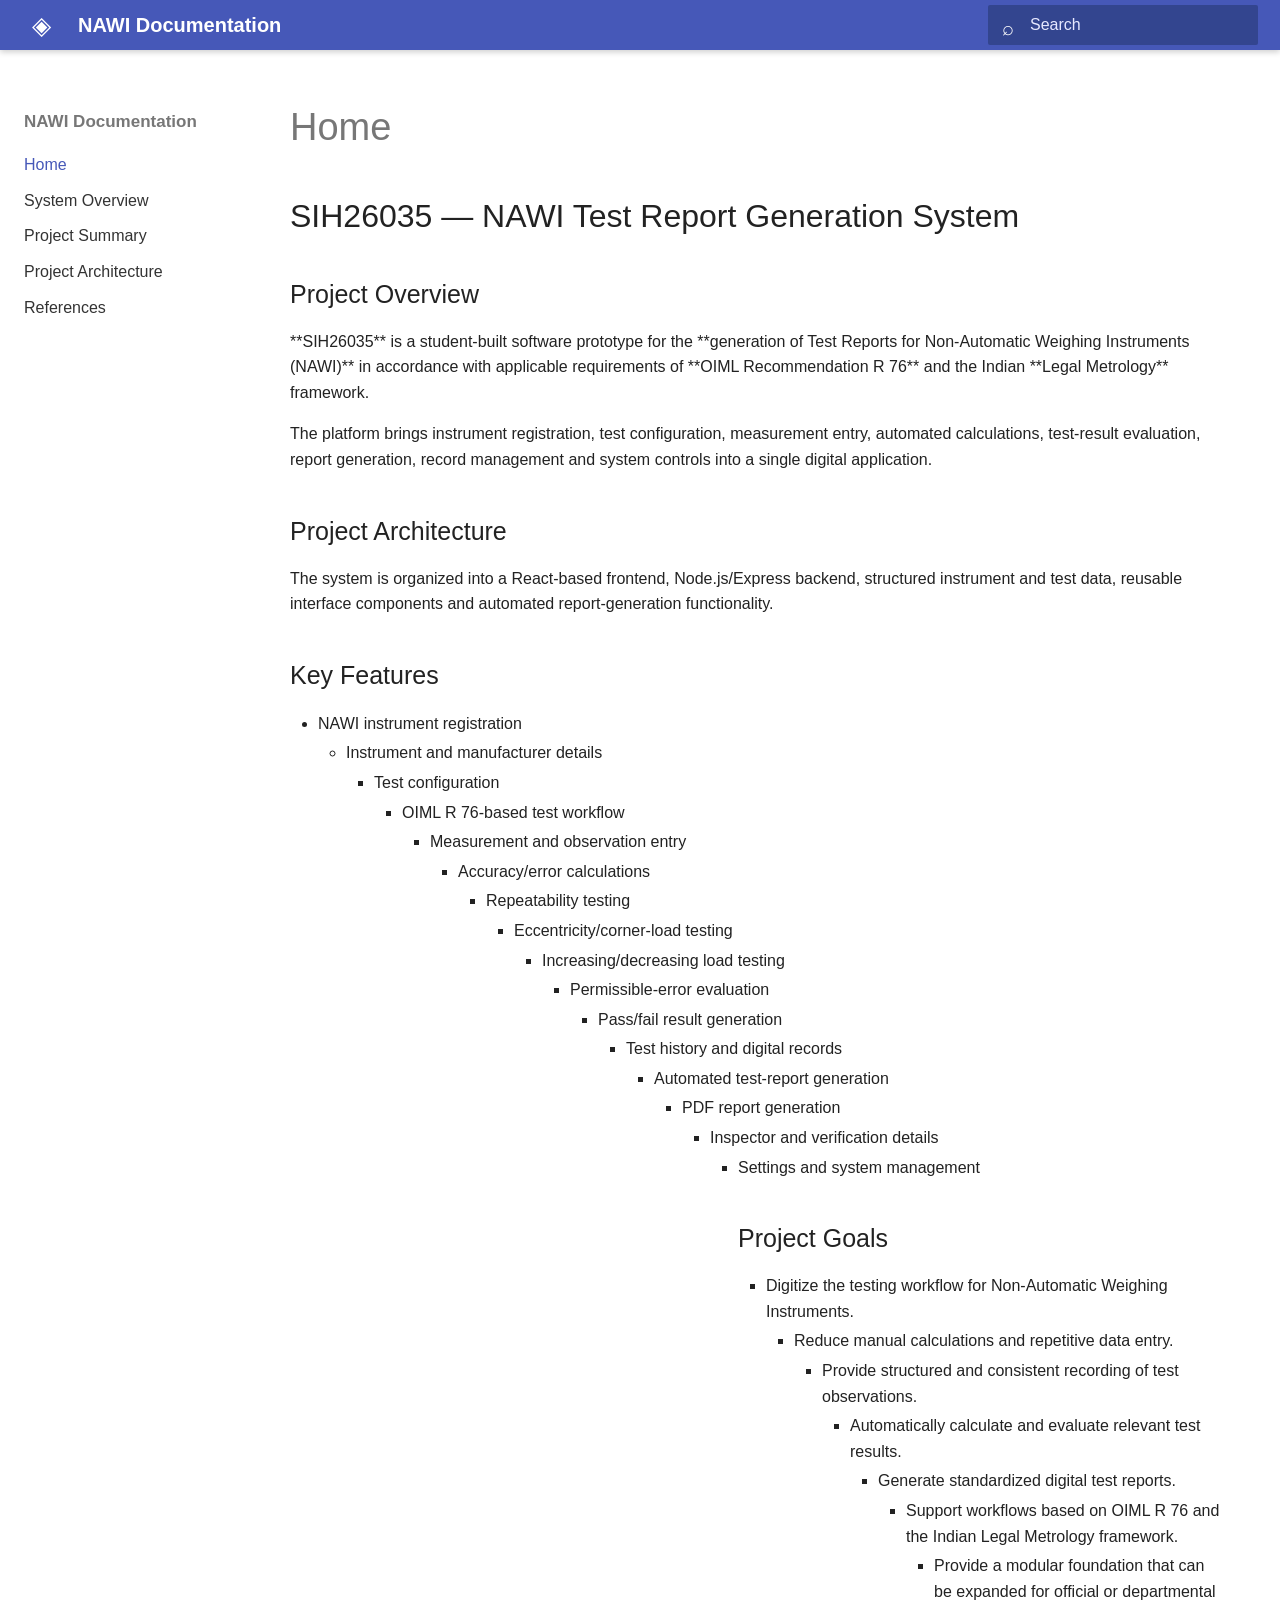
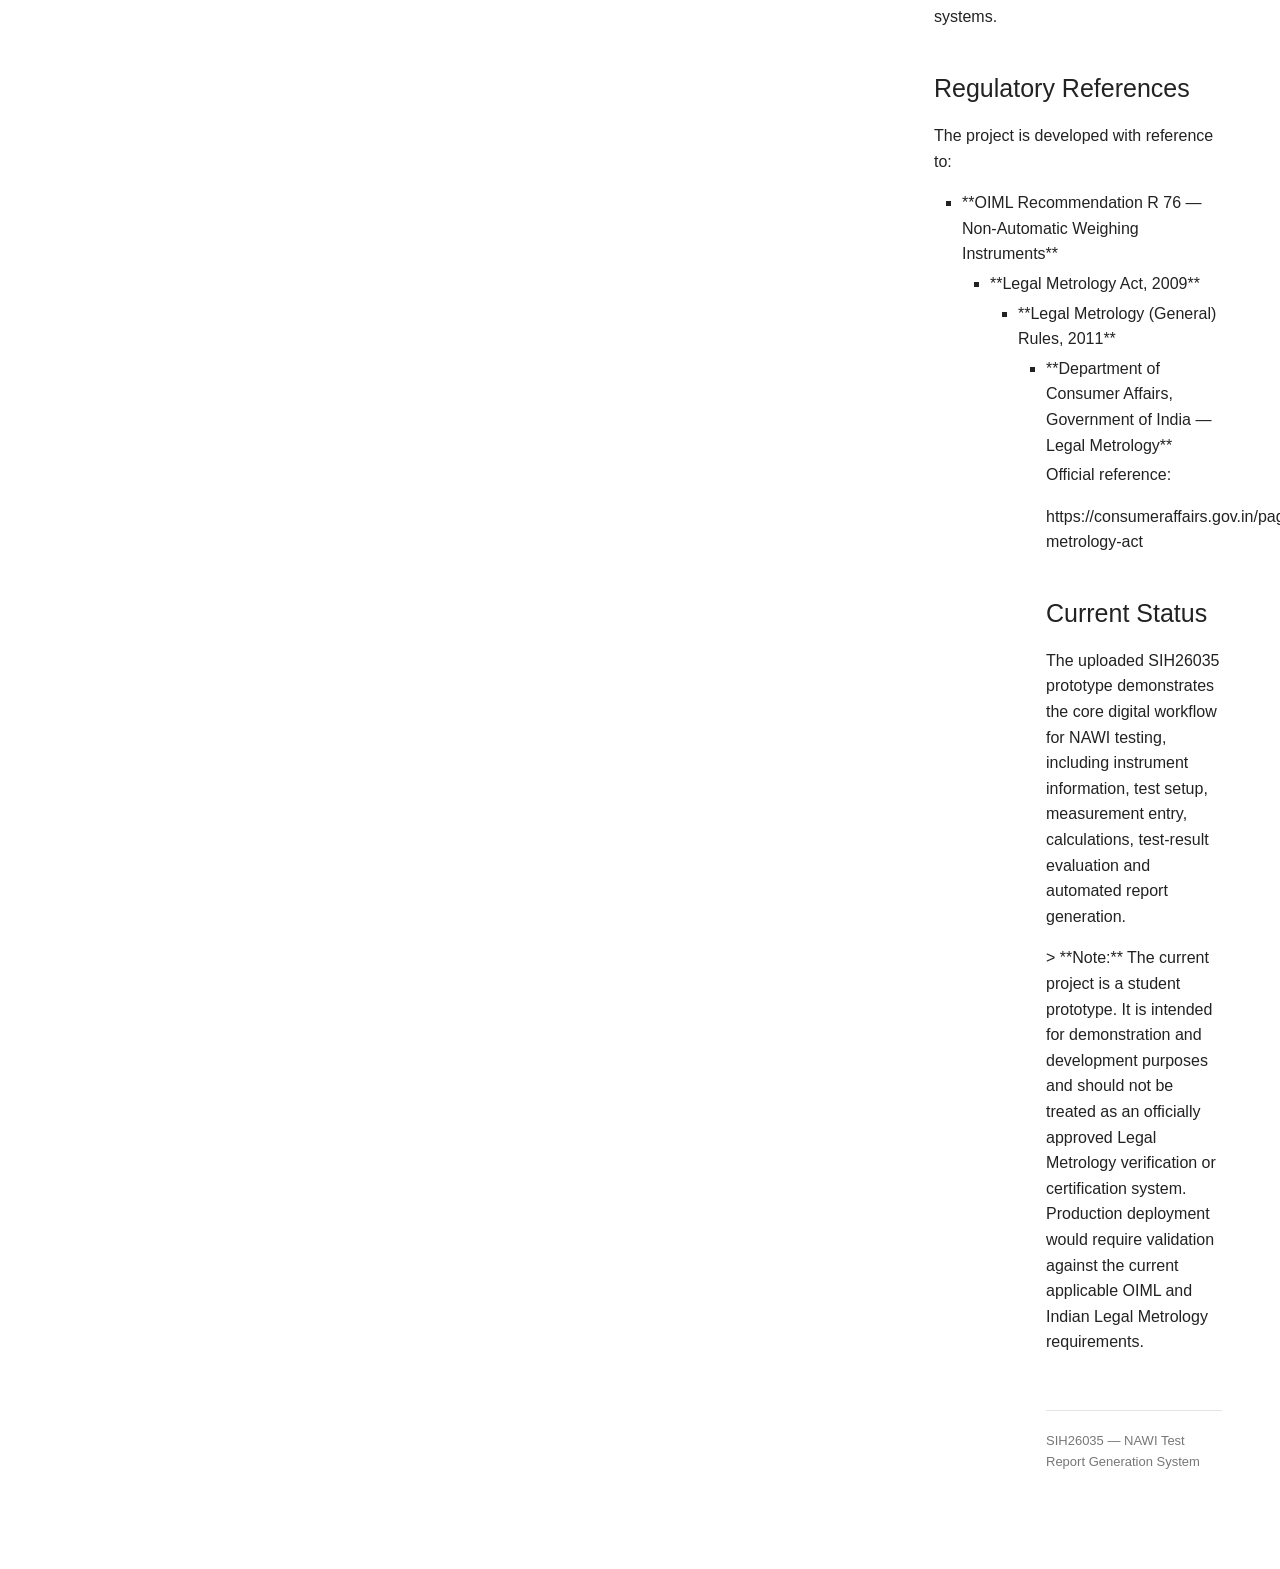
<file: index.html>
<!doctype html>
<html lang="en">
<head>
<meta charset="utf-8">
<meta name="viewport" content="width=device-width, initial-scale=1">
<title>Home — NAWI Documentation</title>
<link rel="stylesheet" href="styles.css">
</head>
<body>
<header class="topbar">
  <div class="topbar-inner">
    <div class="logo" aria-hidden="true">◈</div>
    <div class="brand">NAWI Documentation</div>
    <div class="search-wrap">
      <span class="search-icon">⌕</span>
      <input id="siteSearch" class="search" placeholder="Search" aria-label="Search documentation">
      <div id="searchResults" class="search-results"></div>
    </div>
  </div>
</header>
<div class="layout">
  <aside class="sidebar">
    <div class="sidebar-title">NAWI Documentation</div>
    <nav class="nav">
      <a class="active" href="index.html">Home</a><a class="" href="system-overview.html">System Overview</a><a class="" href="project-summary.html">Project Summary</a><a class="" href="project-architecture.html">Project Architecture</a><a class="" href="references.html">References</a>
    </nav>
  </aside>
  <main class="content">
    <div class="page-title">Home</div>
    <h1>SIH26035 — NAWI Test Report Generation System</h1>
<h2>Project Overview</h2>
<p>**SIH26035** is a student-built software prototype for the **generation of Test Reports for Non-Automatic Weighing Instruments (NAWI)** in accordance with applicable requirements of **OIML Recommendation R 76** and the Indian **Legal Metrology** framework.</p>
<p>The platform brings instrument registration, test configuration, measurement entry, automated calculations, test-result evaluation, report generation, record management and system controls into a single digital application.</p>
<h2>Project Architecture</h2>
<p>The system is organized into a React-based frontend, Node.js/Express backend, structured instrument and test data, reusable interface components and automated report-generation functionality.</p>
<h2>Key Features</h2>
<ul>
<li>NAWI instrument registration</li>
<ul>
<li>Instrument and manufacturer details</li>
<ul>
<li>Test configuration</li>
<ul>
<li>OIML R 76-based test workflow</li>
<ul>
<li>Measurement and observation entry</li>
<ul>
<li>Accuracy/error calculations</li>
<ul>
<li>Repeatability testing</li>
<ul>
<li>Eccentricity/corner-load testing</li>
<ul>
<li>Increasing/decreasing load testing</li>
<ul>
<li>Permissible-error evaluation</li>
<ul>
<li>Pass/fail result generation</li>
<ul>
<li>Test history and digital records</li>
<ul>
<li>Automated test-report generation</li>
<ul>
<li>PDF report generation</li>
<ul>
<li>Inspector and verification details</li>
<ul>
<li>Settings and system management</li>
<h2>Project Goals</h2>
<ul>
<li>Digitize the testing workflow for Non-Automatic Weighing Instruments.</li>
<ul>
<li>Reduce manual calculations and repetitive data entry.</li>
<ul>
<li>Provide structured and consistent recording of test observations.</li>
<ul>
<li>Automatically calculate and evaluate relevant test results.</li>
<ul>
<li>Generate standardized digital test reports.</li>
<ul>
<li>Support workflows based on OIML R 76 and the Indian Legal Metrology framework.</li>
<ul>
<li>Provide a modular foundation that can be expanded for official or departmental systems.</li>
<h2>Regulatory References</h2>
<p>The project is developed with reference to:</p>
<ul>
<li>**OIML Recommendation R 76 — Non-Automatic Weighing Instruments**</li>
<ul>
<li>**Legal Metrology Act, 2009**</li>
<ul>
<li>**Legal Metrology (General) Rules, 2011**</li>
<ul>
<li>**Department of Consumer Affairs, Government of India — Legal Metrology**</li>
<p>Official reference:</p>
<p>https://consumeraffairs.gov.in/pages/legal-metrology-act</p>
<h2>Current Status</h2>
<p>The uploaded SIH26035 prototype demonstrates the core digital workflow for NAWI testing, including instrument information, test setup, measurement entry, calculations, test-result evaluation and automated report generation.</p>
<p>> **Note:** The current project is a student prototype. It is intended for demonstration and development purposes and should not be treated as an officially approved Legal Metrology verification or certification system. Production deployment would require validation against the current applicable OIML and Indian Legal Metrology requirements.</p>
    <div class="footer">SIH26035 — NAWI Test Report Generation System</div>
  </main>
</div>
<script src="script.js"></script>
</body>
</html>
</file>
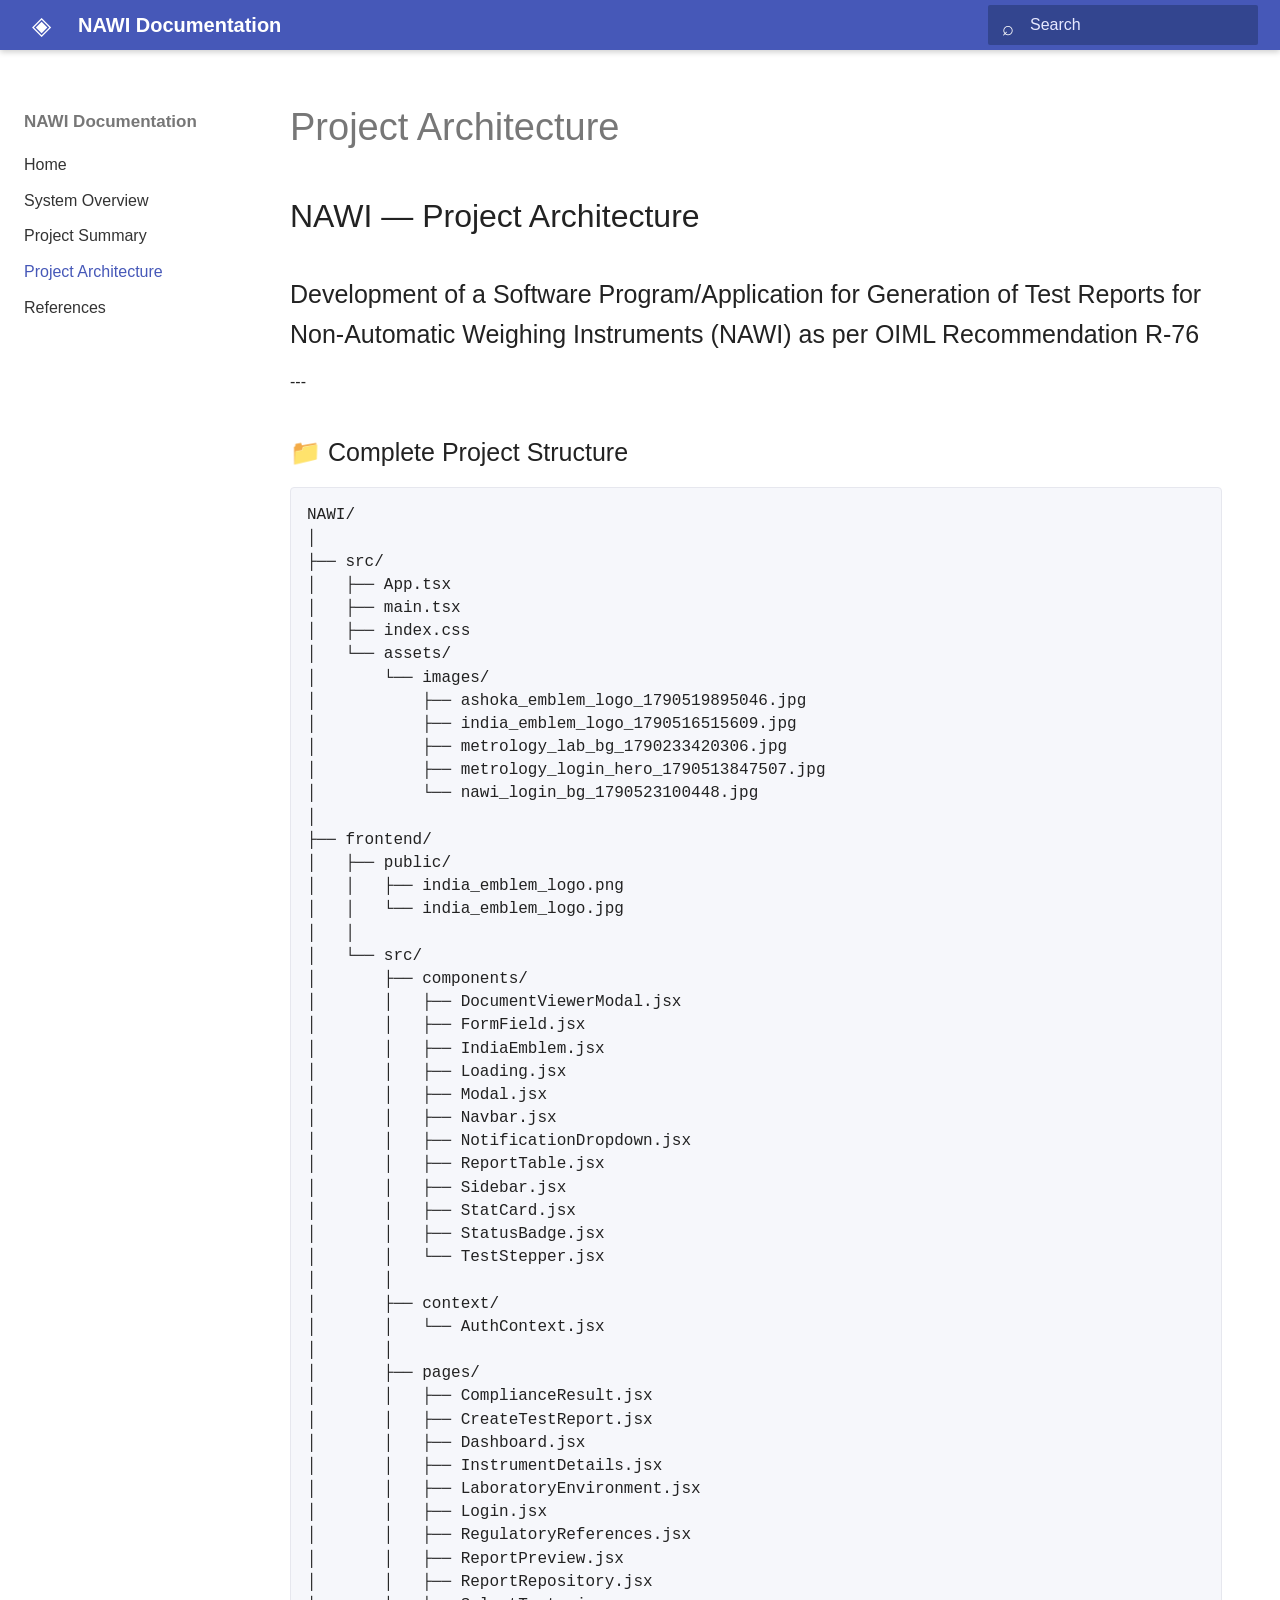
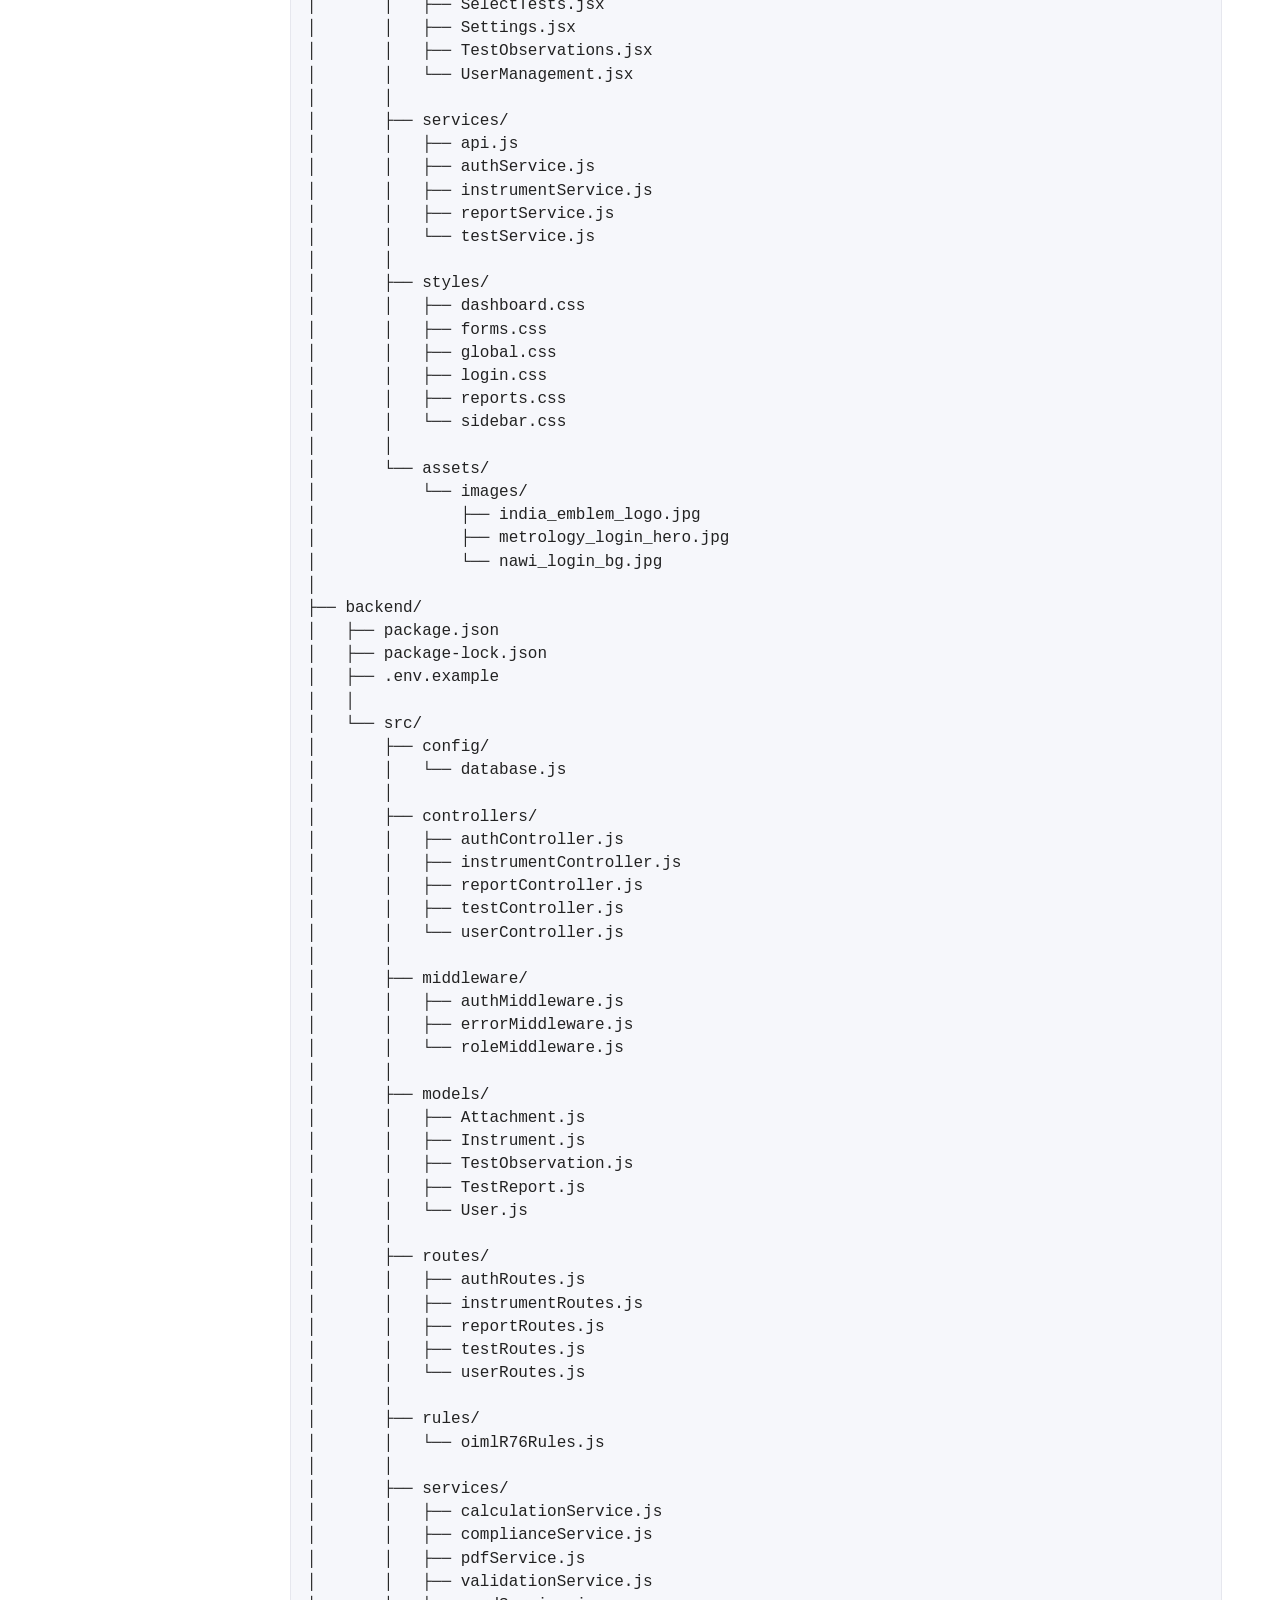
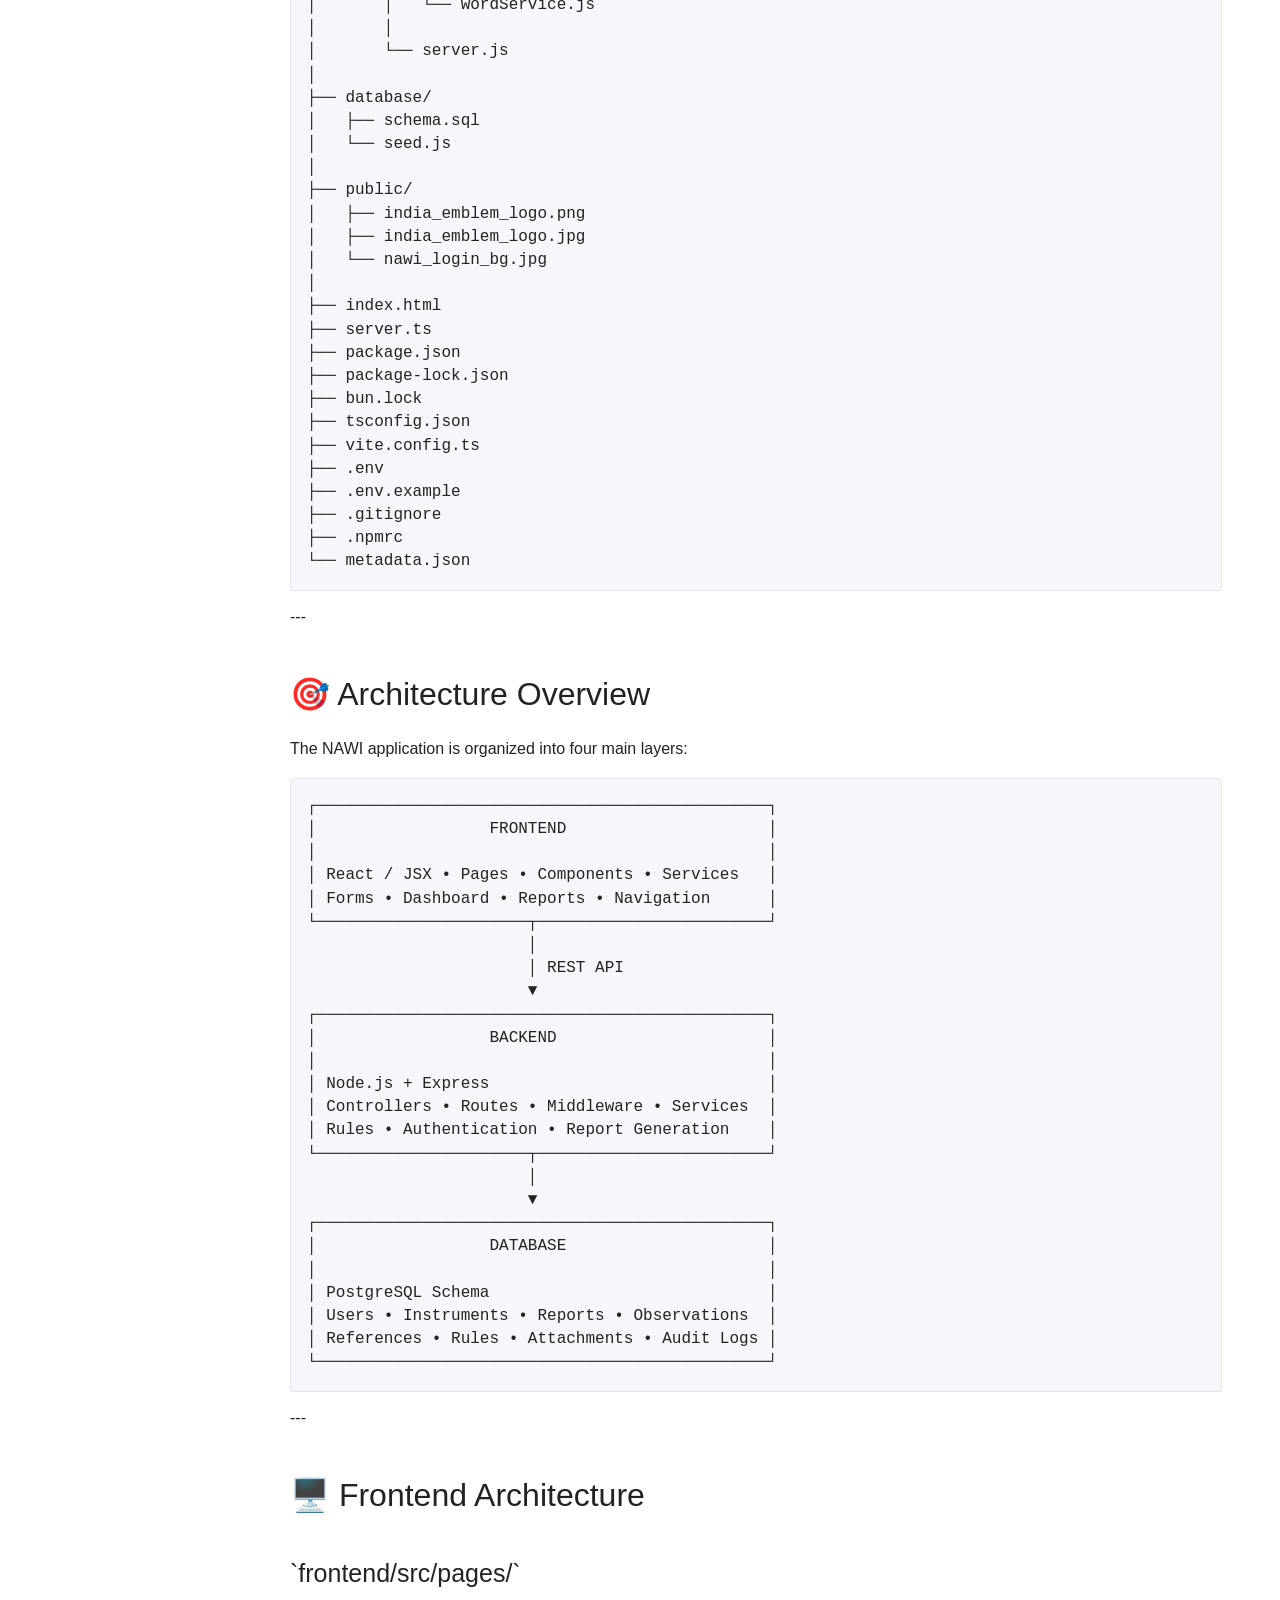
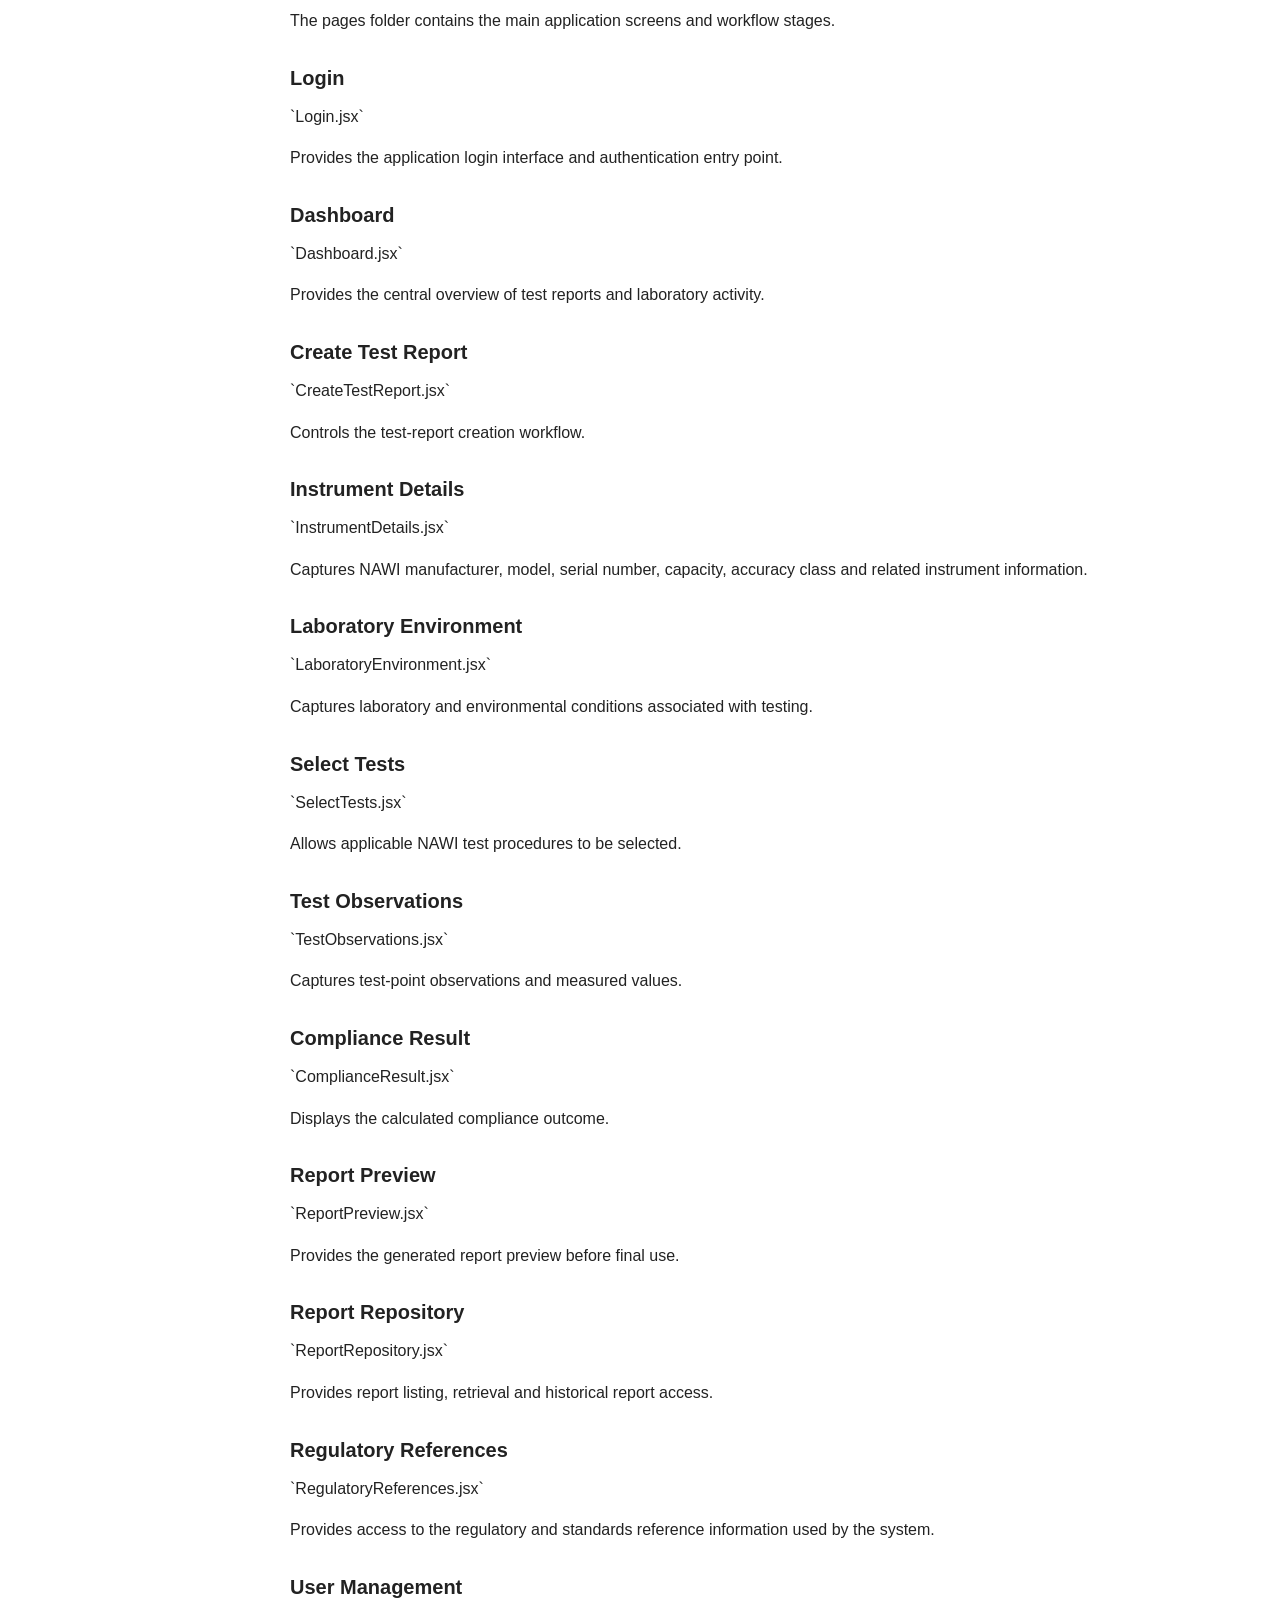
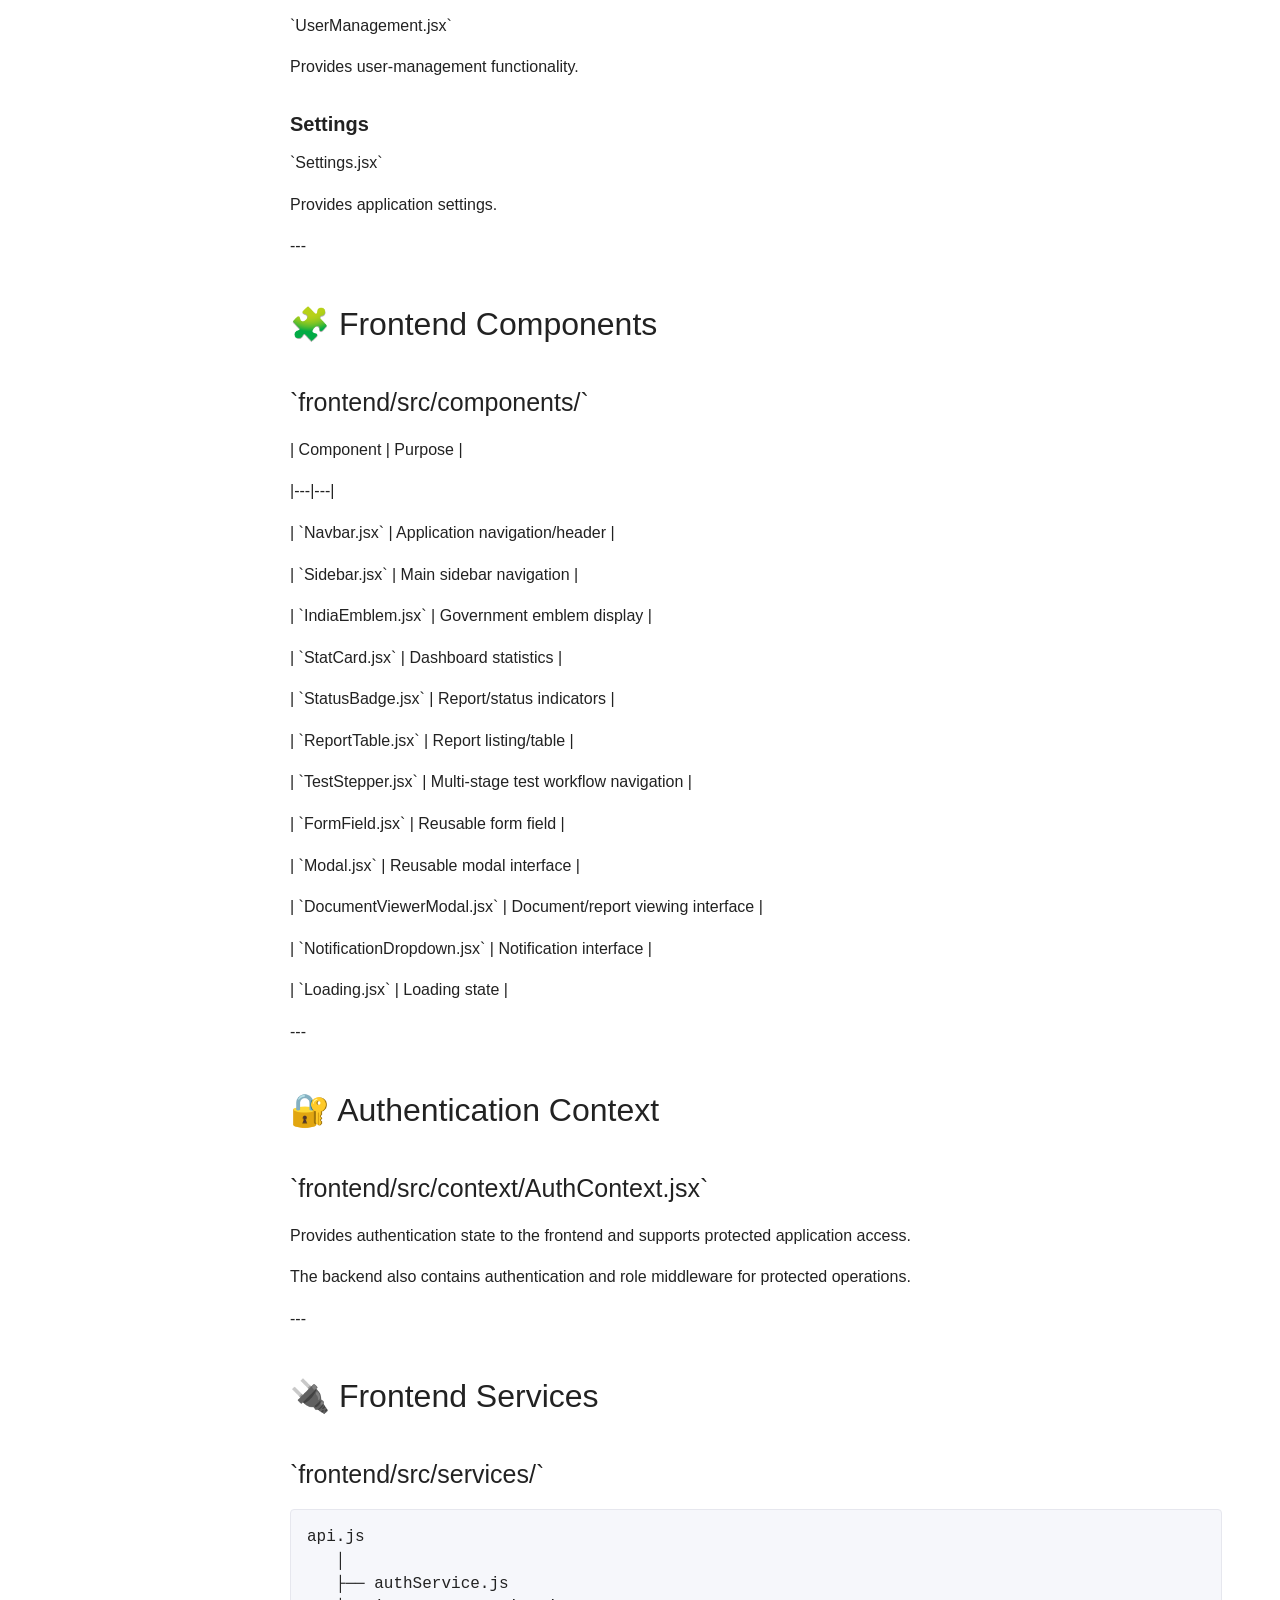
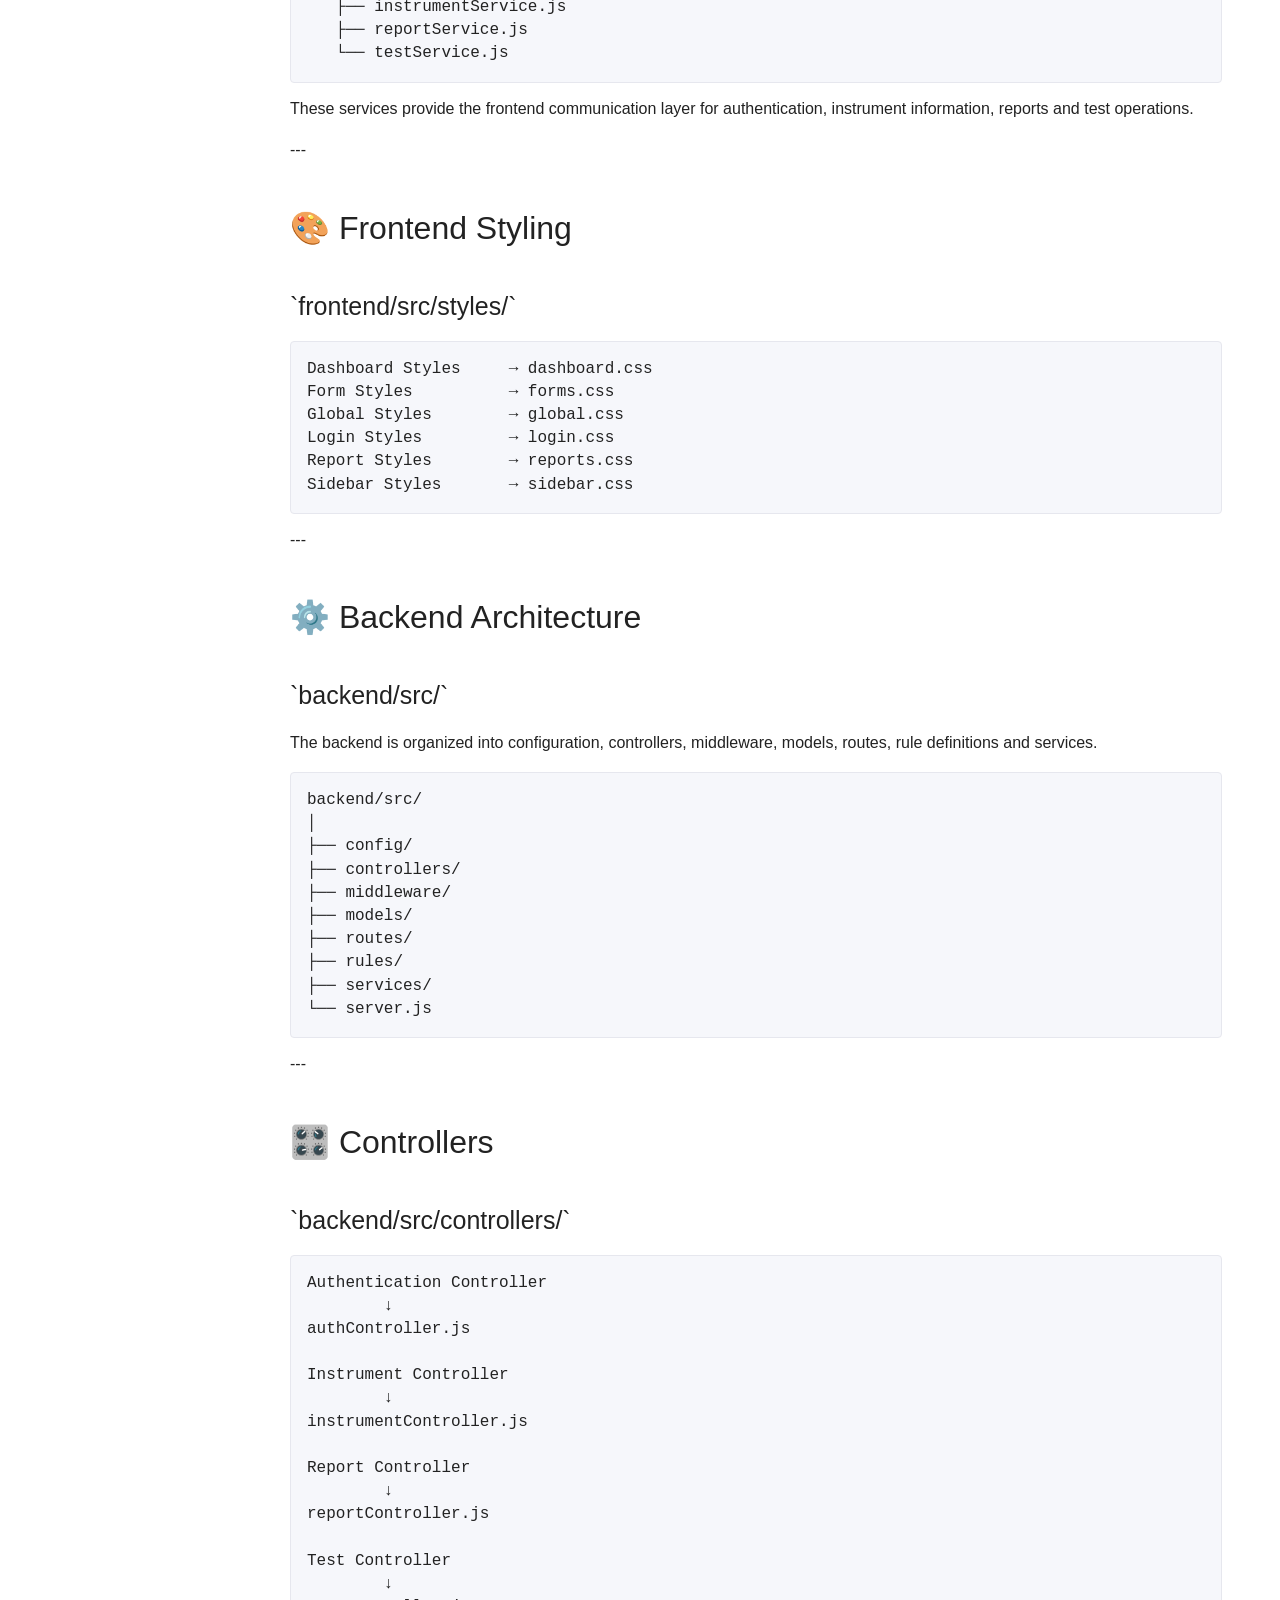
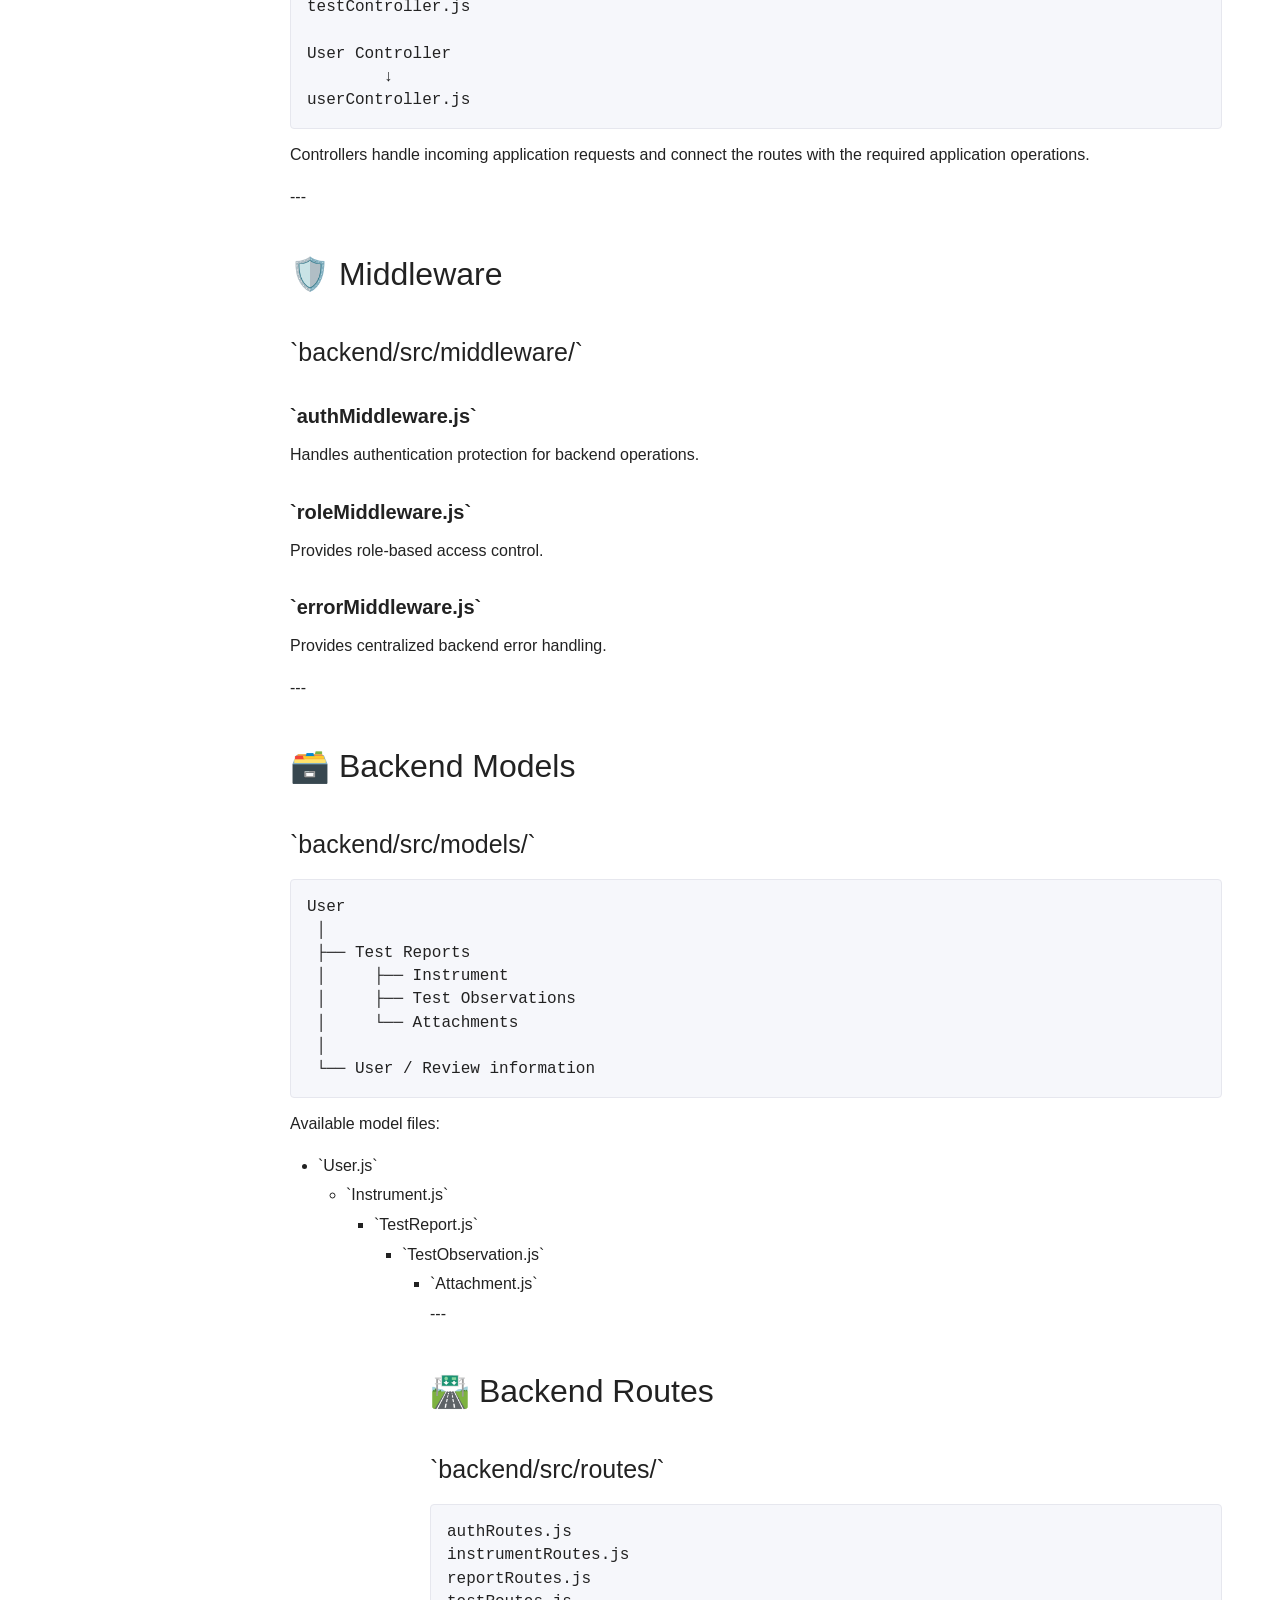
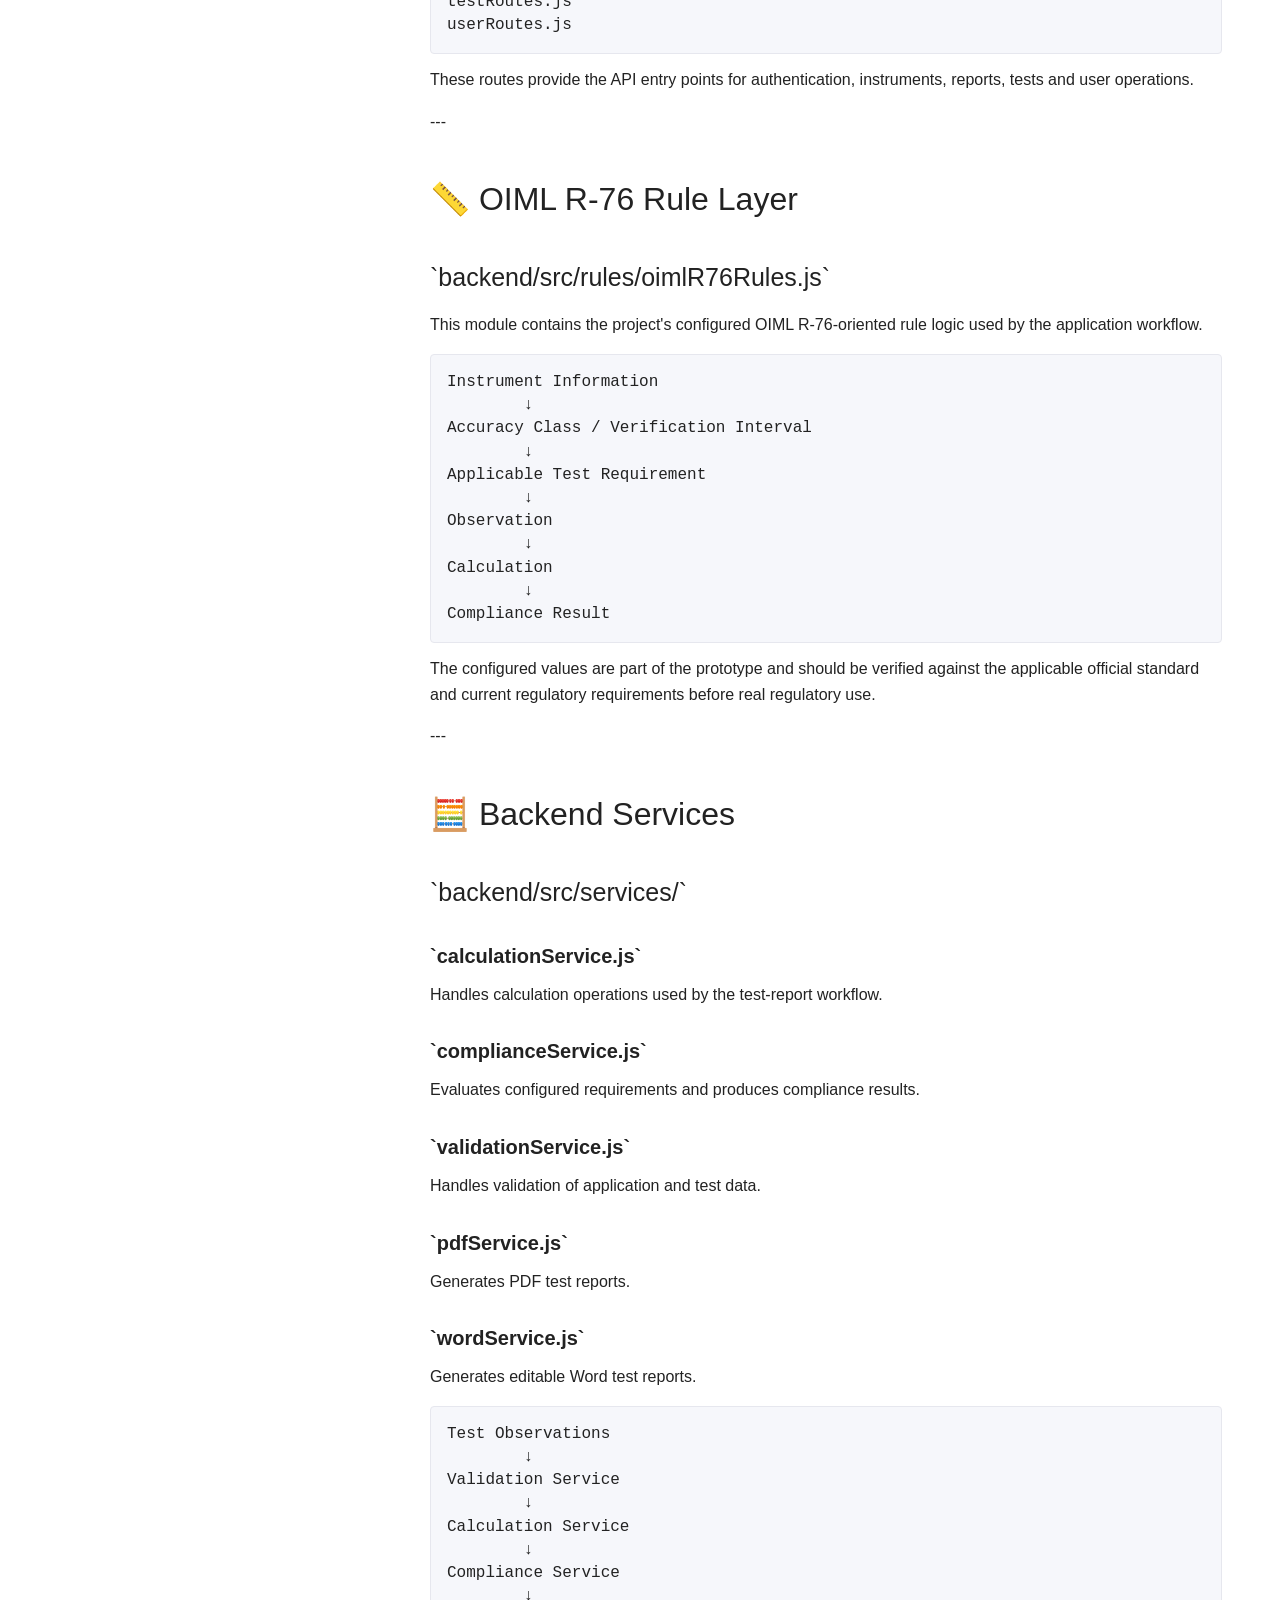
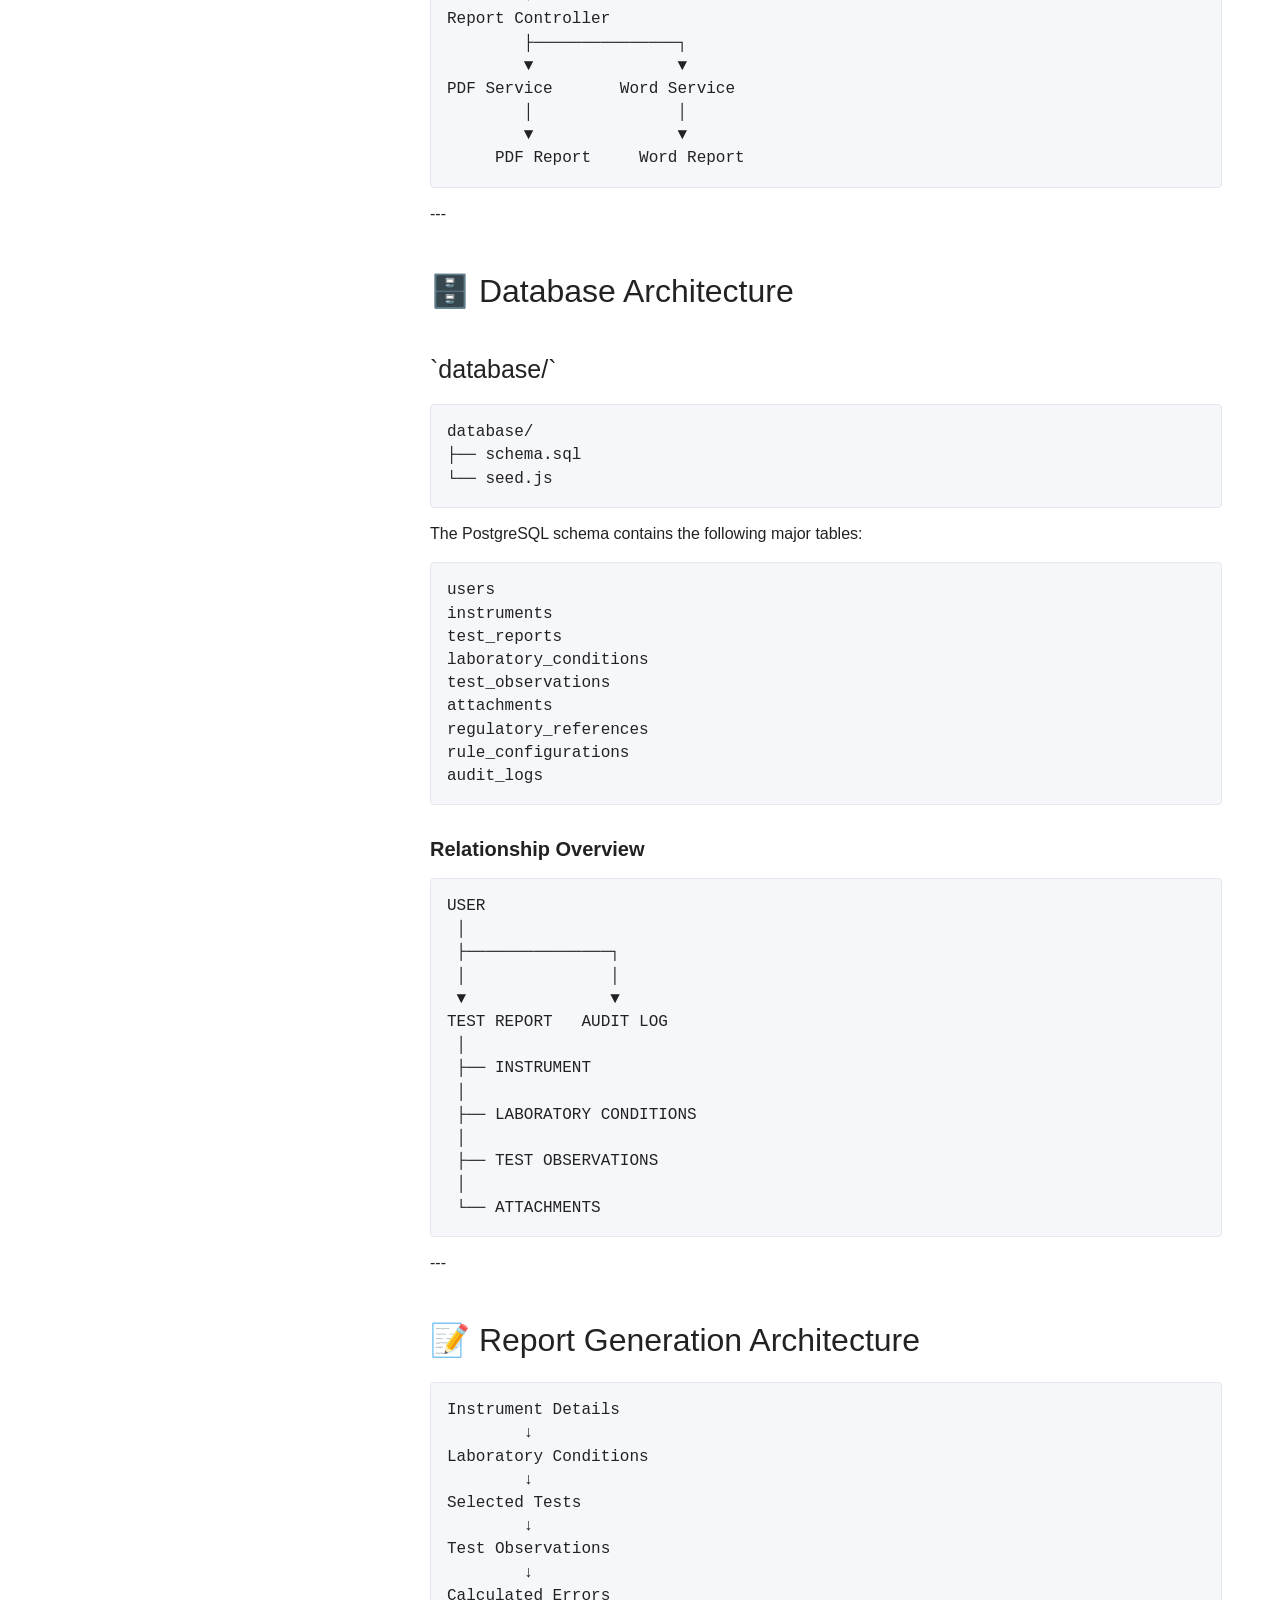
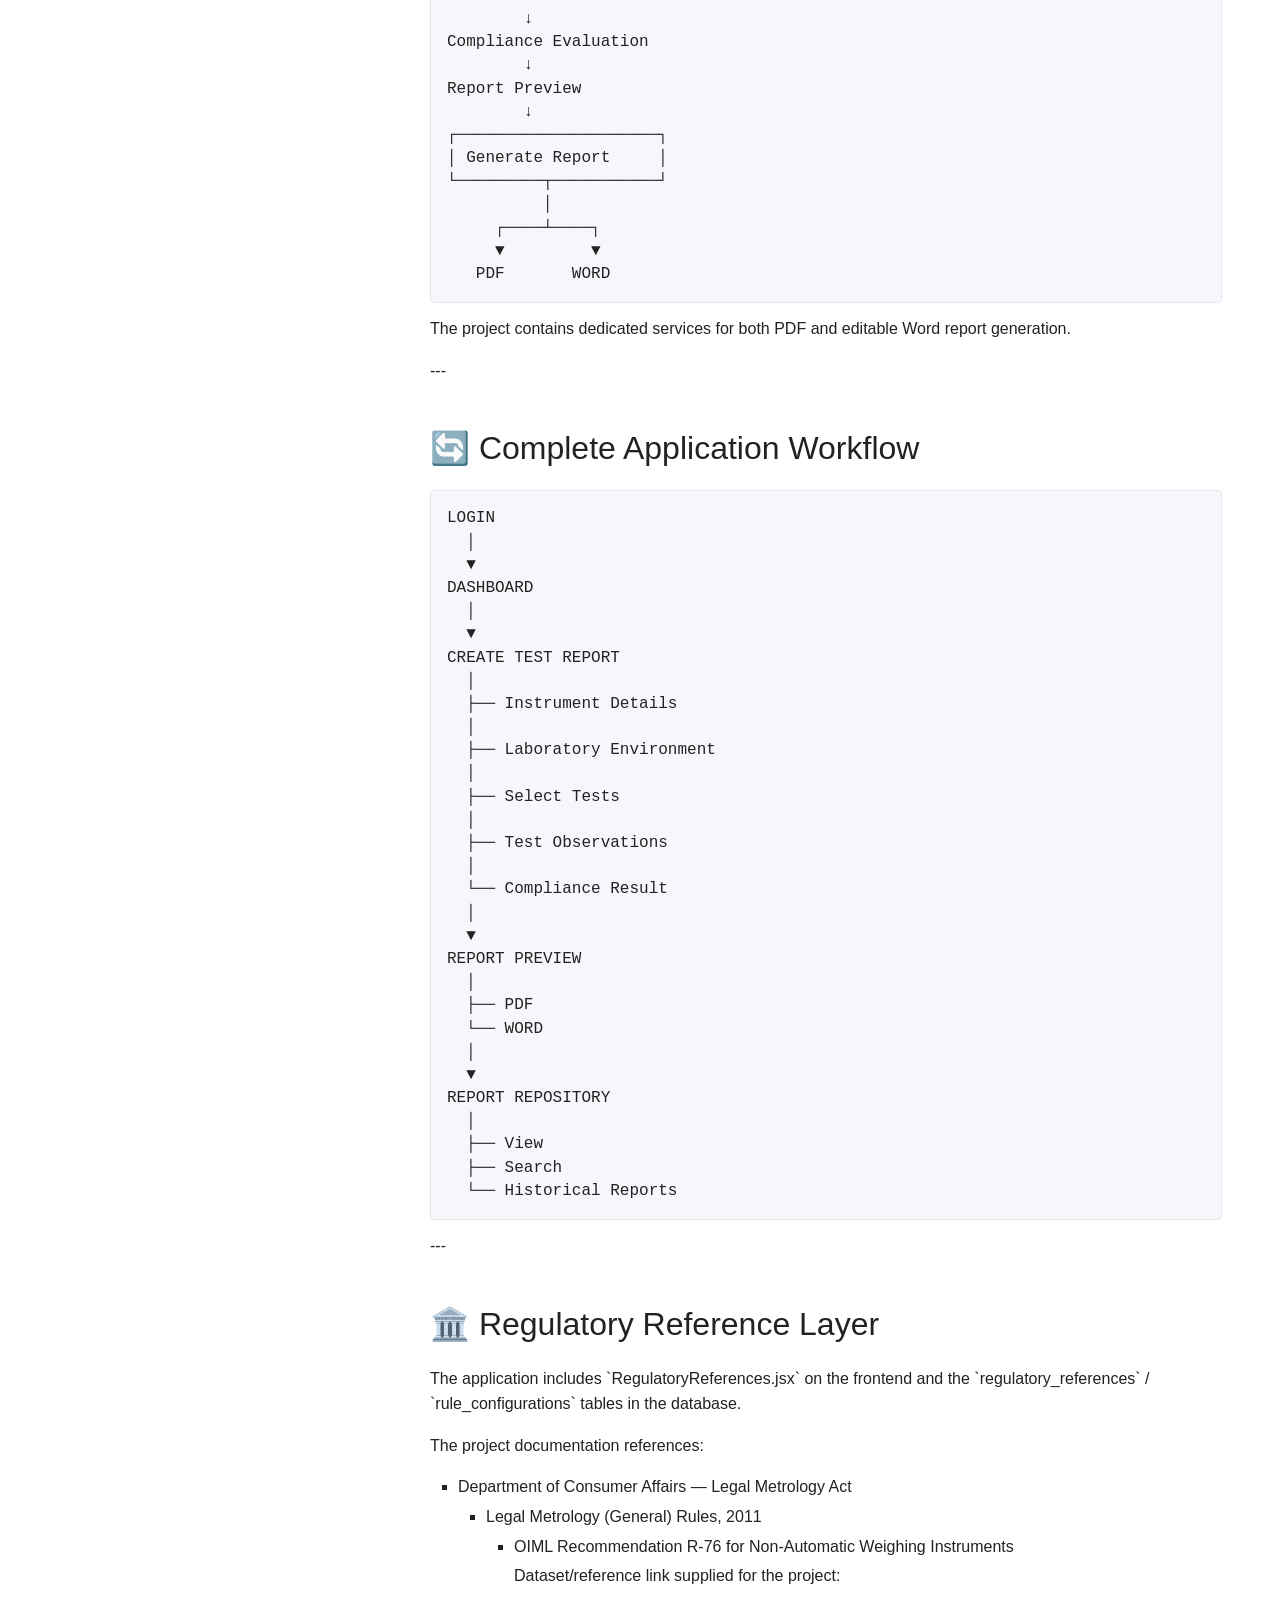
<file: project-architecture.html>
<!doctype html>
<html lang="en">
<head>
<meta charset="utf-8">
<meta name="viewport" content="width=device-width, initial-scale=1">
<title>Project Architecture — NAWI Documentation</title>
<link rel="stylesheet" href="styles.css">
</head>
<body>
<header class="topbar">
  <div class="topbar-inner">
    <div class="logo" aria-hidden="true">◈</div>
    <div class="brand">NAWI Documentation</div>
    <div class="search-wrap">
      <span class="search-icon">⌕</span>
      <input id="siteSearch" class="search" placeholder="Search" aria-label="Search documentation">
      <div id="searchResults" class="search-results"></div>
    </div>
  </div>
</header>
<div class="layout">
  <aside class="sidebar">
    <div class="sidebar-title">NAWI Documentation</div>
    <nav class="nav">
      <a class="" href="index.html">Home</a><a class="" href="system-overview.html">System Overview</a><a class="" href="project-summary.html">Project Summary</a><a class="active" href="project-architecture.html">Project Architecture</a><a class="" href="references.html">References</a>
    </nav>
  </aside>
  <main class="content">
    <div class="page-title">Project Architecture</div>
    <h1>NAWI — Project Architecture</h1>
<h2>Development of a Software Program/Application for Generation of Test Reports for Non-Automatic Weighing Instruments (NAWI) as per OIML Recommendation R-76</h2>
<p>---</p>
<h2>📁 Complete Project Structure</h2>
<pre><code>NAWI/
│
├── src/
│   ├── App.tsx
│   ├── main.tsx
│   ├── index.css
│   └── assets/
│       └── images/
│           ├── ashoka_emblem_logo_1790519895046.jpg
│           ├── india_emblem_logo_1790516515609.jpg
│           ├── metrology_lab_bg_1790233420306.jpg
│           ├── metrology_login_hero_1790513847507.jpg
│           └── nawi_login_bg_1790523100448.jpg
│
├── frontend/
│   ├── public/
│   │   ├── india_emblem_logo.png
│   │   └── india_emblem_logo.jpg
│   │
│   └── src/
│       ├── components/
│       │   ├── DocumentViewerModal.jsx
│       │   ├── FormField.jsx
│       │   ├── IndiaEmblem.jsx
│       │   ├── Loading.jsx
│       │   ├── Modal.jsx
│       │   ├── Navbar.jsx
│       │   ├── NotificationDropdown.jsx
│       │   ├── ReportTable.jsx
│       │   ├── Sidebar.jsx
│       │   ├── StatCard.jsx
│       │   ├── StatusBadge.jsx
│       │   └── TestStepper.jsx
│       │
│       ├── context/
│       │   └── AuthContext.jsx
│       │
│       ├── pages/
│       │   ├── ComplianceResult.jsx
│       │   ├── CreateTestReport.jsx
│       │   ├── Dashboard.jsx
│       │   ├── InstrumentDetails.jsx
│       │   ├── LaboratoryEnvironment.jsx
│       │   ├── Login.jsx
│       │   ├── RegulatoryReferences.jsx
│       │   ├── ReportPreview.jsx
│       │   ├── ReportRepository.jsx
│       │   ├── SelectTests.jsx
│       │   ├── Settings.jsx
│       │   ├── TestObservations.jsx
│       │   └── UserManagement.jsx
│       │
│       ├── services/
│       │   ├── api.js
│       │   ├── authService.js
│       │   ├── instrumentService.js
│       │   ├── reportService.js
│       │   └── testService.js
│       │
│       ├── styles/
│       │   ├── dashboard.css
│       │   ├── forms.css
│       │   ├── global.css
│       │   ├── login.css
│       │   ├── reports.css
│       │   └── sidebar.css
│       │
│       └── assets/
│           └── images/
│               ├── india_emblem_logo.jpg
│               ├── metrology_login_hero.jpg
│               └── nawi_login_bg.jpg
│
├── backend/
│   ├── package.json
│   ├── package-lock.json
│   ├── .env.example
│   │
│   └── src/
│       ├── config/
│       │   └── database.js
│       │
│       ├── controllers/
│       │   ├── authController.js
│       │   ├── instrumentController.js
│       │   ├── reportController.js
│       │   ├── testController.js
│       │   └── userController.js
│       │
│       ├── middleware/
│       │   ├── authMiddleware.js
│       │   ├── errorMiddleware.js
│       │   └── roleMiddleware.js
│       │
│       ├── models/
│       │   ├── Attachment.js
│       │   ├── Instrument.js
│       │   ├── TestObservation.js
│       │   ├── TestReport.js
│       │   └── User.js
│       │
│       ├── routes/
│       │   ├── authRoutes.js
│       │   ├── instrumentRoutes.js
│       │   ├── reportRoutes.js
│       │   ├── testRoutes.js
│       │   └── userRoutes.js
│       │
│       ├── rules/
│       │   └── oimlR76Rules.js
│       │
│       ├── services/
│       │   ├── calculationService.js
│       │   ├── complianceService.js
│       │   ├── pdfService.js
│       │   ├── validationService.js
│       │   └── wordService.js
│       │
│       └── server.js
│
├── database/
│   ├── schema.sql
│   └── seed.js
│
├── public/
│   ├── india_emblem_logo.png
│   ├── india_emblem_logo.jpg
│   └── nawi_login_bg.jpg
│
├── index.html
├── server.ts
├── package.json
├── package-lock.json
├── bun.lock
├── tsconfig.json
├── vite.config.ts
├── .env
├── .env.example
├── .gitignore
├── .npmrc
└── metadata.json</code></pre>
<p>---</p>
<h1>🎯 Architecture Overview</h1>
<p>The NAWI application is organized into four main layers:</p>
<pre><code>┌───────────────────────────────────────────────┐
│                  FRONTEND                     │
│                                               │
│ React / JSX • Pages • Components • Services   │
│ Forms • Dashboard • Reports • Navigation      │
└──────────────────────┬────────────────────────┘
                       │
                       │ REST API
                       ▼
┌───────────────────────────────────────────────┐
│                  BACKEND                      │
│                                               │
│ Node.js + Express                             │
│ Controllers • Routes • Middleware • Services  │
│ Rules • Authentication • Report Generation    │
└──────────────────────┬────────────────────────┘
                       │
                       ▼
┌───────────────────────────────────────────────┐
│                  DATABASE                     │
│                                               │
│ PostgreSQL Schema                             │
│ Users • Instruments • Reports • Observations  │
│ References • Rules • Attachments • Audit Logs │
└───────────────────────────────────────────────┘</code></pre>
<p>---</p>
<h1>🖥️ Frontend Architecture</h1>
<h2>`frontend/src/pages/`</h2>
<p>The pages folder contains the main application screens and workflow stages.</p>
<h3>Login</h3>
<p>`Login.jsx`</p>
<p>Provides the application login interface and authentication entry point.</p>
<h3>Dashboard</h3>
<p>`Dashboard.jsx`</p>
<p>Provides the central overview of test reports and laboratory activity.</p>
<h3>Create Test Report</h3>
<p>`CreateTestReport.jsx`</p>
<p>Controls the test-report creation workflow.</p>
<h3>Instrument Details</h3>
<p>`InstrumentDetails.jsx`</p>
<p>Captures NAWI manufacturer, model, serial number, capacity, accuracy class and related instrument information.</p>
<h3>Laboratory Environment</h3>
<p>`LaboratoryEnvironment.jsx`</p>
<p>Captures laboratory and environmental conditions associated with testing.</p>
<h3>Select Tests</h3>
<p>`SelectTests.jsx`</p>
<p>Allows applicable NAWI test procedures to be selected.</p>
<h3>Test Observations</h3>
<p>`TestObservations.jsx`</p>
<p>Captures test-point observations and measured values.</p>
<h3>Compliance Result</h3>
<p>`ComplianceResult.jsx`</p>
<p>Displays the calculated compliance outcome.</p>
<h3>Report Preview</h3>
<p>`ReportPreview.jsx`</p>
<p>Provides the generated report preview before final use.</p>
<h3>Report Repository</h3>
<p>`ReportRepository.jsx`</p>
<p>Provides report listing, retrieval and historical report access.</p>
<h3>Regulatory References</h3>
<p>`RegulatoryReferences.jsx`</p>
<p>Provides access to the regulatory and standards reference information used by the system.</p>
<h3>User Management</h3>
<p>`UserManagement.jsx`</p>
<p>Provides user-management functionality.</p>
<h3>Settings</h3>
<p>`Settings.jsx`</p>
<p>Provides application settings.</p>
<p>---</p>
<h1>🧩 Frontend Components</h1>
<h2>`frontend/src/components/`</h2>
<p>| Component | Purpose |</p>
<p>|---|---|</p>
<p>| `Navbar.jsx` | Application navigation/header |</p>
<p>| `Sidebar.jsx` | Main sidebar navigation |</p>
<p>| `IndiaEmblem.jsx` | Government emblem display |</p>
<p>| `StatCard.jsx` | Dashboard statistics |</p>
<p>| `StatusBadge.jsx` | Report/status indicators |</p>
<p>| `ReportTable.jsx` | Report listing/table |</p>
<p>| `TestStepper.jsx` | Multi-stage test workflow navigation |</p>
<p>| `FormField.jsx` | Reusable form field |</p>
<p>| `Modal.jsx` | Reusable modal interface |</p>
<p>| `DocumentViewerModal.jsx` | Document/report viewing interface |</p>
<p>| `NotificationDropdown.jsx` | Notification interface |</p>
<p>| `Loading.jsx` | Loading state |</p>
<p>---</p>
<h1>🔐 Authentication Context</h1>
<h2>`frontend/src/context/AuthContext.jsx`</h2>
<p>Provides authentication state to the frontend and supports protected application access.</p>
<p>The backend also contains authentication and role middleware for protected operations.</p>
<p>---</p>
<h1>🔌 Frontend Services</h1>
<h2>`frontend/src/services/`</h2>
<pre><code>api.js
   │
   ├── authService.js
   ├── instrumentService.js
   ├── reportService.js
   └── testService.js</code></pre>
<p>These services provide the frontend communication layer for authentication, instrument information, reports and test operations.</p>
<p>---</p>
<h1>🎨 Frontend Styling</h1>
<h2>`frontend/src/styles/`</h2>
<pre><code>Dashboard Styles     → dashboard.css
Form Styles          → forms.css
Global Styles        → global.css
Login Styles         → login.css
Report Styles        → reports.css
Sidebar Styles       → sidebar.css</code></pre>
<p>---</p>
<h1>⚙️ Backend Architecture</h1>
<h2>`backend/src/`</h2>
<p>The backend is organized into configuration, controllers, middleware, models, routes, rule definitions and services.</p>
<pre><code>backend/src/
│
├── config/
├── controllers/
├── middleware/
├── models/
├── routes/
├── rules/
├── services/
└── server.js</code></pre>
<p>---</p>
<h1>🎛️ Controllers</h1>
<h2>`backend/src/controllers/`</h2>
<pre><code>Authentication Controller
        ↓
authController.js

Instrument Controller
        ↓
instrumentController.js

Report Controller
        ↓
reportController.js

Test Controller
        ↓
testController.js

User Controller
        ↓
userController.js</code></pre>
<p>Controllers handle incoming application requests and connect the routes with the required application operations.</p>
<p>---</p>
<h1>🛡️ Middleware</h1>
<h2>`backend/src/middleware/`</h2>
<h3>`authMiddleware.js`</h3>
<p>Handles authentication protection for backend operations.</p>
<h3>`roleMiddleware.js`</h3>
<p>Provides role-based access control.</p>
<h3>`errorMiddleware.js`</h3>
<p>Provides centralized backend error handling.</p>
<p>---</p>
<h1>🗃️ Backend Models</h1>
<h2>`backend/src/models/`</h2>
<pre><code>User
 │
 ├── Test Reports
 │     ├── Instrument
 │     ├── Test Observations
 │     └── Attachments
 │
 └── User / Review information</code></pre>
<p>Available model files:</p>
<ul>
<li>`User.js`</li>
<ul>
<li>`Instrument.js`</li>
<ul>
<li>`TestReport.js`</li>
<ul>
<li>`TestObservation.js`</li>
<ul>
<li>`Attachment.js`</li>
<p>---</p>
<h1>🛣️ Backend Routes</h1>
<h2>`backend/src/routes/`</h2>
<pre><code>authRoutes.js
instrumentRoutes.js
reportRoutes.js
testRoutes.js
userRoutes.js</code></pre>
<p>These routes provide the API entry points for authentication, instruments, reports, tests and user operations.</p>
<p>---</p>
<h1>📏 OIML R-76 Rule Layer</h1>
<h2>`backend/src/rules/oimlR76Rules.js`</h2>
<p>This module contains the project's configured OIML R-76-oriented rule logic used by the application workflow.</p>
<pre><code>Instrument Information
        ↓
Accuracy Class / Verification Interval
        ↓
Applicable Test Requirement
        ↓
Observation
        ↓
Calculation
        ↓
Compliance Result</code></pre>
<p>The configured values are part of the prototype and should be verified against the applicable official standard and current regulatory requirements before real regulatory use.</p>
<p>---</p>
<h1>🧮 Backend Services</h1>
<h2>`backend/src/services/`</h2>
<h3>`calculationService.js`</h3>
<p>Handles calculation operations used by the test-report workflow.</p>
<h3>`complianceService.js`</h3>
<p>Evaluates configured requirements and produces compliance results.</p>
<h3>`validationService.js`</h3>
<p>Handles validation of application and test data.</p>
<h3>`pdfService.js`</h3>
<p>Generates PDF test reports.</p>
<h3>`wordService.js`</h3>
<p>Generates editable Word test reports.</p>
<pre><code>Test Observations
        ↓
Validation Service
        ↓
Calculation Service
        ↓
Compliance Service
        ↓
Report Controller
        ├───────────────┐
        ▼               ▼
PDF Service       Word Service
        │               │
        ▼               ▼
     PDF Report     Word Report</code></pre>
<p>---</p>
<h1>🗄️ Database Architecture</h1>
<h2>`database/`</h2>
<pre><code>database/
├── schema.sql
└── seed.js</code></pre>
<p>The PostgreSQL schema contains the following major tables:</p>
<pre><code>users
instruments
test_reports
laboratory_conditions
test_observations
attachments
regulatory_references
rule_configurations
audit_logs</code></pre>
<h3>Relationship Overview</h3>
<pre><code>USER
 │
 ├───────────────┐
 │               │
 ▼               ▼
TEST REPORT   AUDIT LOG
 │
 ├── INSTRUMENT
 │
 ├── LABORATORY CONDITIONS
 │
 ├── TEST OBSERVATIONS
 │
 └── ATTACHMENTS</code></pre>
<p>---</p>
<h1>📝 Report Generation Architecture</h1>
<pre><code>Instrument Details
        ↓
Laboratory Conditions
        ↓
Selected Tests
        ↓
Test Observations
        ↓
Calculated Errors
        ↓
Compliance Evaluation
        ↓
Report Preview
        ↓
┌─────────────────────┐
│ Generate Report     │
└─────────┬───────────┘
          │
     ┌────┴────┐
     ▼         ▼
   PDF       WORD</code></pre>
<p>The project contains dedicated services for both PDF and editable Word report generation.</p>
<p>---</p>
<h1>🔄 Complete Application Workflow</h1>
<pre><code>LOGIN
  │
  ▼
DASHBOARD
  │
  ▼
CREATE TEST REPORT
  │
  ├── Instrument Details
  │
  ├── Laboratory Environment
  │
  ├── Select Tests
  │
  ├── Test Observations
  │
  └── Compliance Result
  │
  ▼
REPORT PREVIEW
  │
  ├── PDF
  └── WORD
  │
  ▼
REPORT REPOSITORY
  │
  ├── View
  ├── Search
  └── Historical Reports</code></pre>
<p>---</p>
<h1>🏛️ Regulatory Reference Layer</h1>
<p>The application includes `RegulatoryReferences.jsx` on the frontend and the `regulatory_references` / `rule_configurations` tables in the database.</p>
<p>The project documentation references:</p>
<ul>
<li>Department of Consumer Affairs — Legal Metrology Act</li>
<ul>
<li>Legal Metrology (General) Rules, 2011</li>
<ul>
<li>OIML Recommendation R-76 for Non-Automatic Weighing Instruments</li>
<p>Dataset/reference link supplied for the project:</p>
<p>https://consumeraffairs.gov.in/pages/legal-metrology-act</p>
<p>---</p>
<h1>👥 User Roles</h1>
<p>The database schema defines these application roles:</p>
<pre><code>ADMIN
LABORATORY_OFFICER
TEST_ENGINEER
REVIEWER
VIEWER</code></pre>
<p>Role-based access is supported through the backend `roleMiddleware.js` layer.</p>
<p>---</p>
<h1>🔒 Security & Access Architecture</h1>
<pre><code>LOGIN
  ↓
Authentication
  ↓
JWT / Protected Access
  ↓
Role Authorization
  ↓
Application Operation
  ↓
Audit Information</code></pre>
<p>The project contains authentication middleware, role middleware and user-management functionality.</p>
<p>---</p>
<h1>📊 Data Flow</h1>
<pre><code>USER
 ↓
FRONTEND FORM
 ↓
FRONTEND SERVICE
 ↓
REST API
 ↓
CONTROLLER
 ↓
VALIDATION
 ↓
CALCULATION / COMPLIANCE
 ↓
DATABASE
 ↓
REPORT GENERATION
 ↓
PDF / WORD</code></pre>
<p>---</p>
<h1>🛠️ Technology Stack Present in the Project</h1>
<h2>Frontend</h2>
<ul>
<li>React</li>
<ul>
<li>React DOM</li>
<ul>
<li>React Router</li>
<ul>
<li>Vite</li>
<ul>
<li>JavaScript / JSX</li>
<ul>
<li>TypeScript entry/configuration</li>
<ul>
<li>Tailwind CSS tooling</li>
<ul>
<li>Lucide React</li>
<ul>
<li>Recharts</li>
<ul>
<li>Motion</li>
<ul>
<li>Axios</li>
<h2>Backend</h2>
<ul>
<li>Node.js</li>
<ul>
<li>Express.js</li>
<ul>
<li>JWT</li>
<ul>
<li>bcryptjs</li>
<ul>
<li>CORS</li>
<ul>
<li>Multer</li>
<ul>
<li>dotenv</li>
<h2>Database</h2>
<ul>
<li>PostgreSQL schema</li>
<ul>
<li>UUID support</li>
<ul>
<li>Relational tables</li>
<ul>
<li>Foreign-key relationships</li>
<ul>
<li>Status constraints</li>
<ul>
<li>Audit logging</li>
<h2>Report Generation</h2>
<ul>
<li>PDFKit</li>
<ul>
<li>DOCX</li>
<p>---</p>
<h1>📦 Root Configuration</h1>
<pre><code>package.json
package-lock.json
bun.lock
tsconfig.json
vite.config.ts
server.ts
index.html
metadata.json
.env
.env.example
.gitignore
.npmrc</code></pre>
<p>The project also contains a separate backend package configuration under `backend/package.json`.</p>
<p>---</p>
<h1>🚀 Deployment / Runtime Structure</h1>
<p>The project contains a Vite/React frontend structure and a Node/Express backend structure.</p>
<pre><code>Frontend
   ↓
Vite / React
   ↓
API Requests
   ↓
Node.js + Express Backend
   ↓
PostgreSQL Database
   ↓
Report Generation Services</code></pre>
<p>---</p>
<h1>⚠️ Prototype Note</h1>
<p>This architecture document describes the actual file and module structure found in the supplied NAWI project ZIP.</p>
<p>The project is intended as a prototype for the stated problem:</p>
<p>> **Development of a Software Program/Application for Generation of Test Reports for Non-Automatic Weighing Instruments (NAWI) as per OIML Recommendation R-76**</p>
<p>Configured OIML-related rule values and demonstration logic must be verified against the applicable official OIML recommendation, Indian Legal Metrology requirements, amendments and laboratory procedures before regulatory or certification use.</p>
<p>---</p>
<h1>🎯 Final Architecture Summary</h1>
<pre><code>                 NAWI TEST REPORT SYSTEM
                           │
                           ▼
                    React Frontend
                           │
              ┌────────────┴────────────┐
              ▼                         ▼
        Test Workflow              Report UI
              │                         │
              └────────────┬────────────┘
                           ▼
                   Express Backend
                           │
       ┌──────────┬────────┼──────────┐
       ▼          ▼        ▼          ▼
   Validation Calculation Compliance Authentication
       │          │        │          │
       └──────────┴────────┴──────────┘
                           │
                           ▼
                  PostgreSQL Database
                           │
             ┌─────────────┴─────────────┐
             ▼                           ▼
        Test Reports               Audit / Rules
             │
             ▼
      PDF + Editable Word</code></pre>
<h3>**NAWI — Digitizing the workflow from instrument testing and observations to structured, traceable test reports.**</h3>
    <div class="footer">SIH26035 — NAWI Test Report Generation System</div>
  </main>
</div>
<script src="script.js"></script>
</body>
</html>
</file>
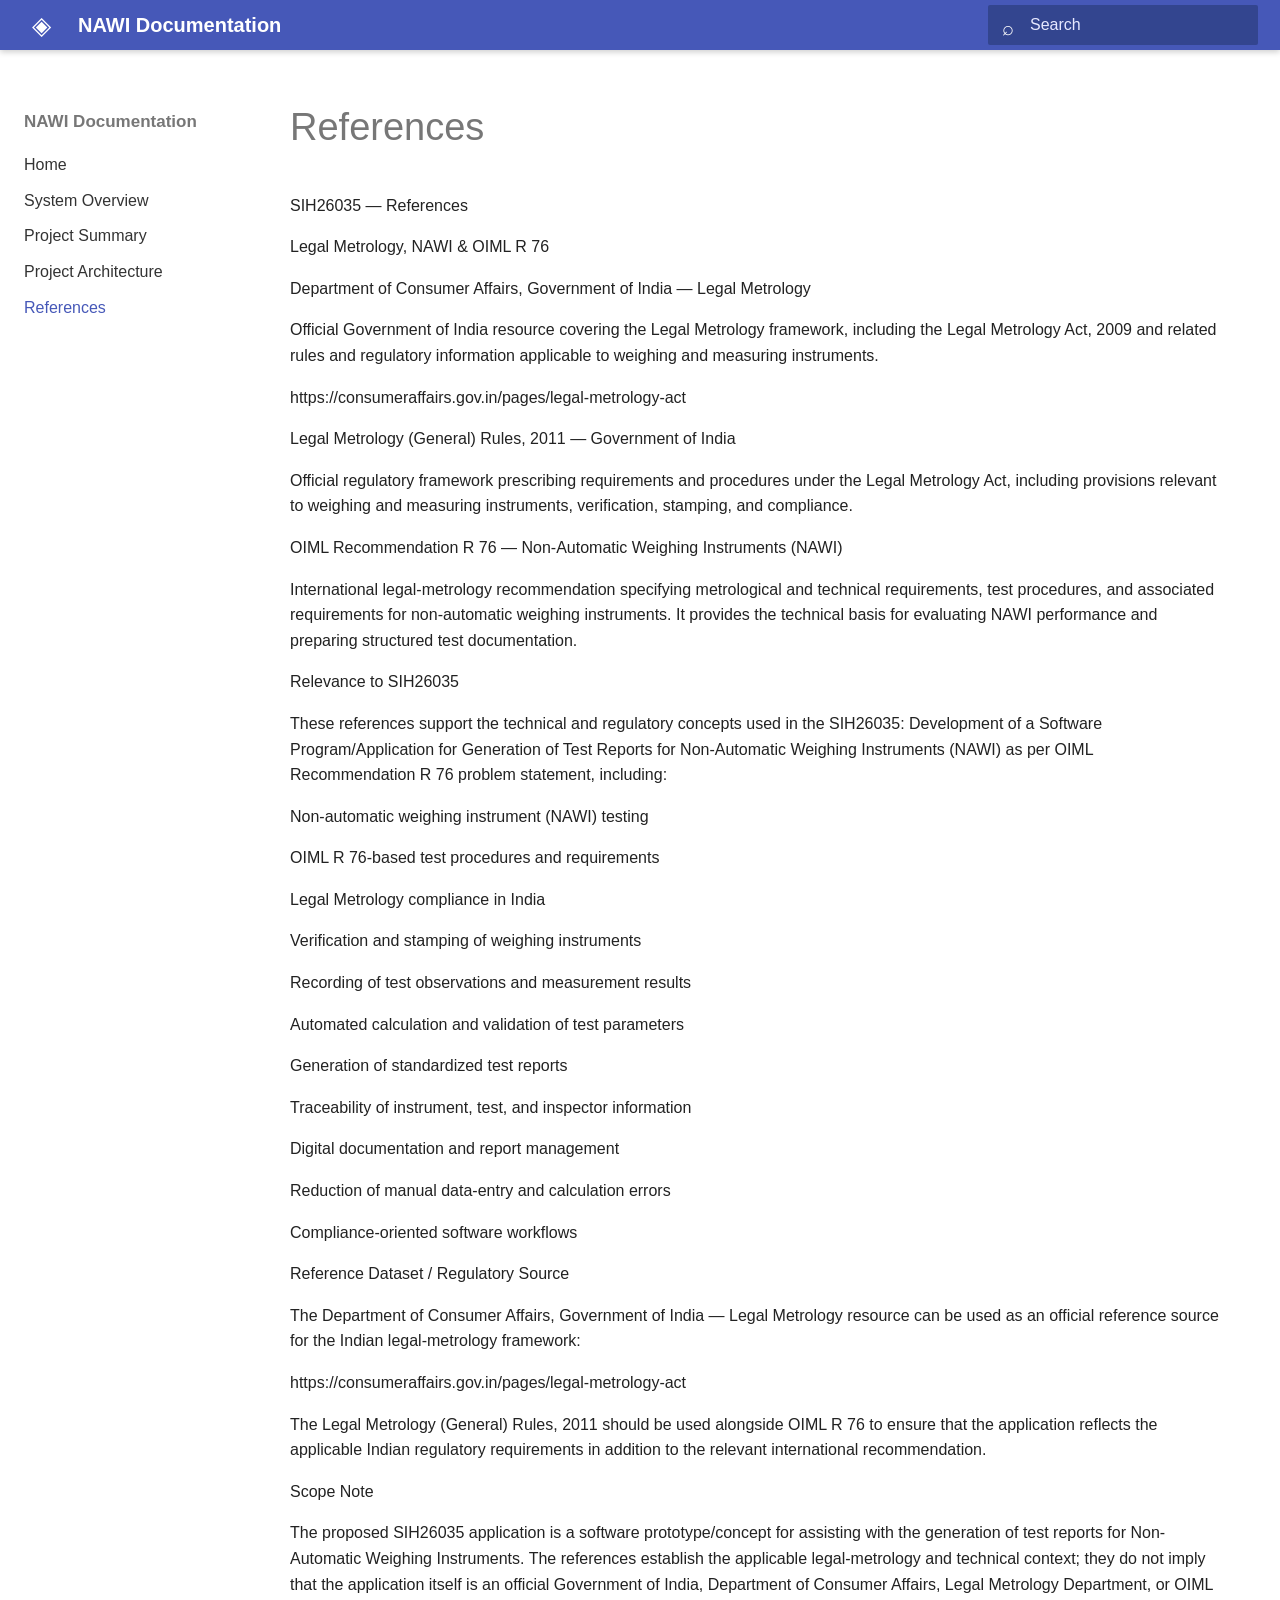
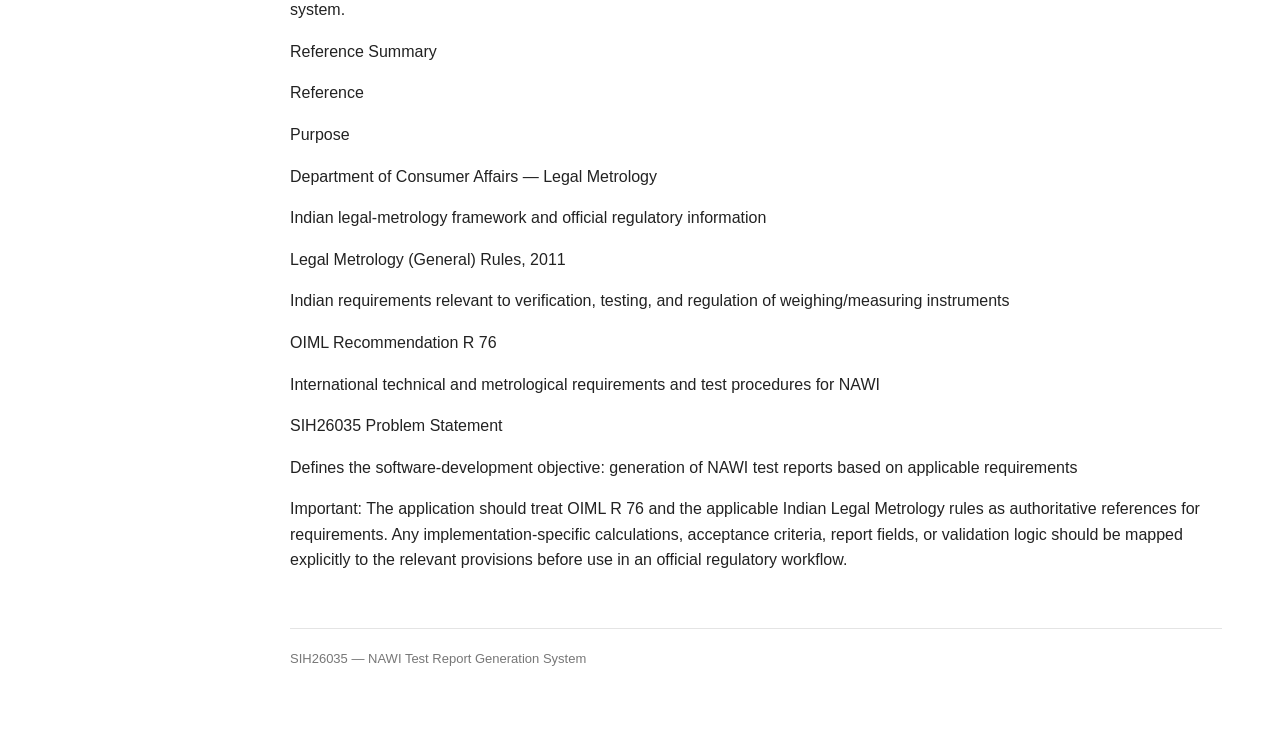
<file: references.html>
<!doctype html>
<html lang="en">
<head>
<meta charset="utf-8">
<meta name="viewport" content="width=device-width, initial-scale=1">
<title>References — NAWI Documentation</title>
<link rel="stylesheet" href="styles.css">
</head>
<body>
<header class="topbar">
  <div class="topbar-inner">
    <div class="logo" aria-hidden="true">◈</div>
    <div class="brand">NAWI Documentation</div>
    <div class="search-wrap">
      <span class="search-icon">⌕</span>
      <input id="siteSearch" class="search" placeholder="Search" aria-label="Search documentation">
      <div id="searchResults" class="search-results"></div>
    </div>
  </div>
</header>
<div class="layout">
  <aside class="sidebar">
    <div class="sidebar-title">NAWI Documentation</div>
    <nav class="nav">
      <a class="" href="index.html">Home</a><a class="" href="system-overview.html">System Overview</a><a class="" href="project-summary.html">Project Summary</a><a class="" href="project-architecture.html">Project Architecture</a><a class="active" href="references.html">References</a>
    </nav>
  </aside>
  <main class="content">
    <div class="page-title">References</div>
    <p>SIH26035 — References</p>
<p>Legal Metrology, NAWI & OIML R 76</p>
<p>Department of Consumer Affairs, Government of India — Legal Metrology</p>
<p>Official Government of India resource covering the Legal Metrology framework, including the Legal Metrology Act, 2009 and related rules and regulatory information applicable to weighing and measuring instruments.</p>
<p>https://consumeraffairs.gov.in/pages/legal-metrology-act</p>
<p>Legal Metrology (General) Rules, 2011 — Government of India</p>
<p>Official regulatory framework prescribing requirements and procedures under the Legal Metrology Act, including provisions relevant to weighing and measuring instruments, verification, stamping, and compliance.</p>
<p>OIML Recommendation R 76 — Non-Automatic Weighing Instruments (NAWI)</p>
<p>International legal-metrology recommendation specifying metrological and technical requirements, test procedures, and associated requirements for non-automatic weighing instruments. It provides the technical basis for evaluating NAWI performance and preparing structured test documentation.</p>
<p>Relevance to SIH26035</p>
<p>These references support the technical and regulatory concepts used in the SIH26035: Development of a Software Program/Application for Generation of Test Reports for Non-Automatic Weighing Instruments (NAWI) as per OIML Recommendation R 76 problem statement, including:</p>
<p>Non-automatic weighing instrument (NAWI) testing</p>
<p>OIML R 76-based test procedures and requirements</p>
<p>Legal Metrology compliance in India</p>
<p>Verification and stamping of weighing instruments</p>
<p>Recording of test observations and measurement results</p>
<p>Automated calculation and validation of test parameters</p>
<p>Generation of standardized test reports</p>
<p>Traceability of instrument, test, and inspector information</p>
<p>Digital documentation and report management</p>
<p>Reduction of manual data-entry and calculation errors</p>
<p>Compliance-oriented software workflows</p>
<p>Reference Dataset / Regulatory Source</p>
<p>The Department of Consumer Affairs, Government of India — Legal Metrology resource can be used as an official reference source for the Indian legal-metrology framework:</p>
<p>https://consumeraffairs.gov.in/pages/legal-metrology-act</p>
<p>The Legal Metrology (General) Rules, 2011 should be used alongside OIML R 76 to ensure that the application reflects the applicable Indian regulatory requirements in addition to the relevant international recommendation.</p>
<p>Scope Note</p>
<p>The proposed SIH26035 application is a software prototype/concept for assisting with the generation of test reports for Non-Automatic Weighing Instruments. The references establish the applicable legal-metrology and technical context; they do not imply that the application itself is an official Government of India, Department of Consumer Affairs, Legal Metrology Department, or OIML system.</p>
<p>Reference Summary</p>
<p>Reference</p>
<p>Purpose</p>
<p>Department of Consumer Affairs — Legal Metrology</p>
<p>Indian legal-metrology framework and official regulatory information</p>
<p>Legal Metrology (General) Rules, 2011</p>
<p>Indian requirements relevant to verification, testing, and regulation of weighing/measuring instruments</p>
<p>OIML Recommendation R 76</p>
<p>International technical and metrological requirements and test procedures for NAWI</p>
<p>SIH26035 Problem Statement</p>
<p>Defines the software-development objective: generation of NAWI test reports based on applicable requirements</p>
<p>Important: The application should treat OIML R 76 and the applicable Indian Legal Metrology rules as authoritative references for requirements. Any implementation-specific calculations, acceptance criteria, report fields, or validation logic should be mapped explicitly to the relevant provisions before use in an official regulatory workflow.</p>
    <div class="footer">SIH26035 — NAWI Test Report Generation System</div>
  </main>
</div>
<script src="script.js"></script>
</body>
</html>
</file>
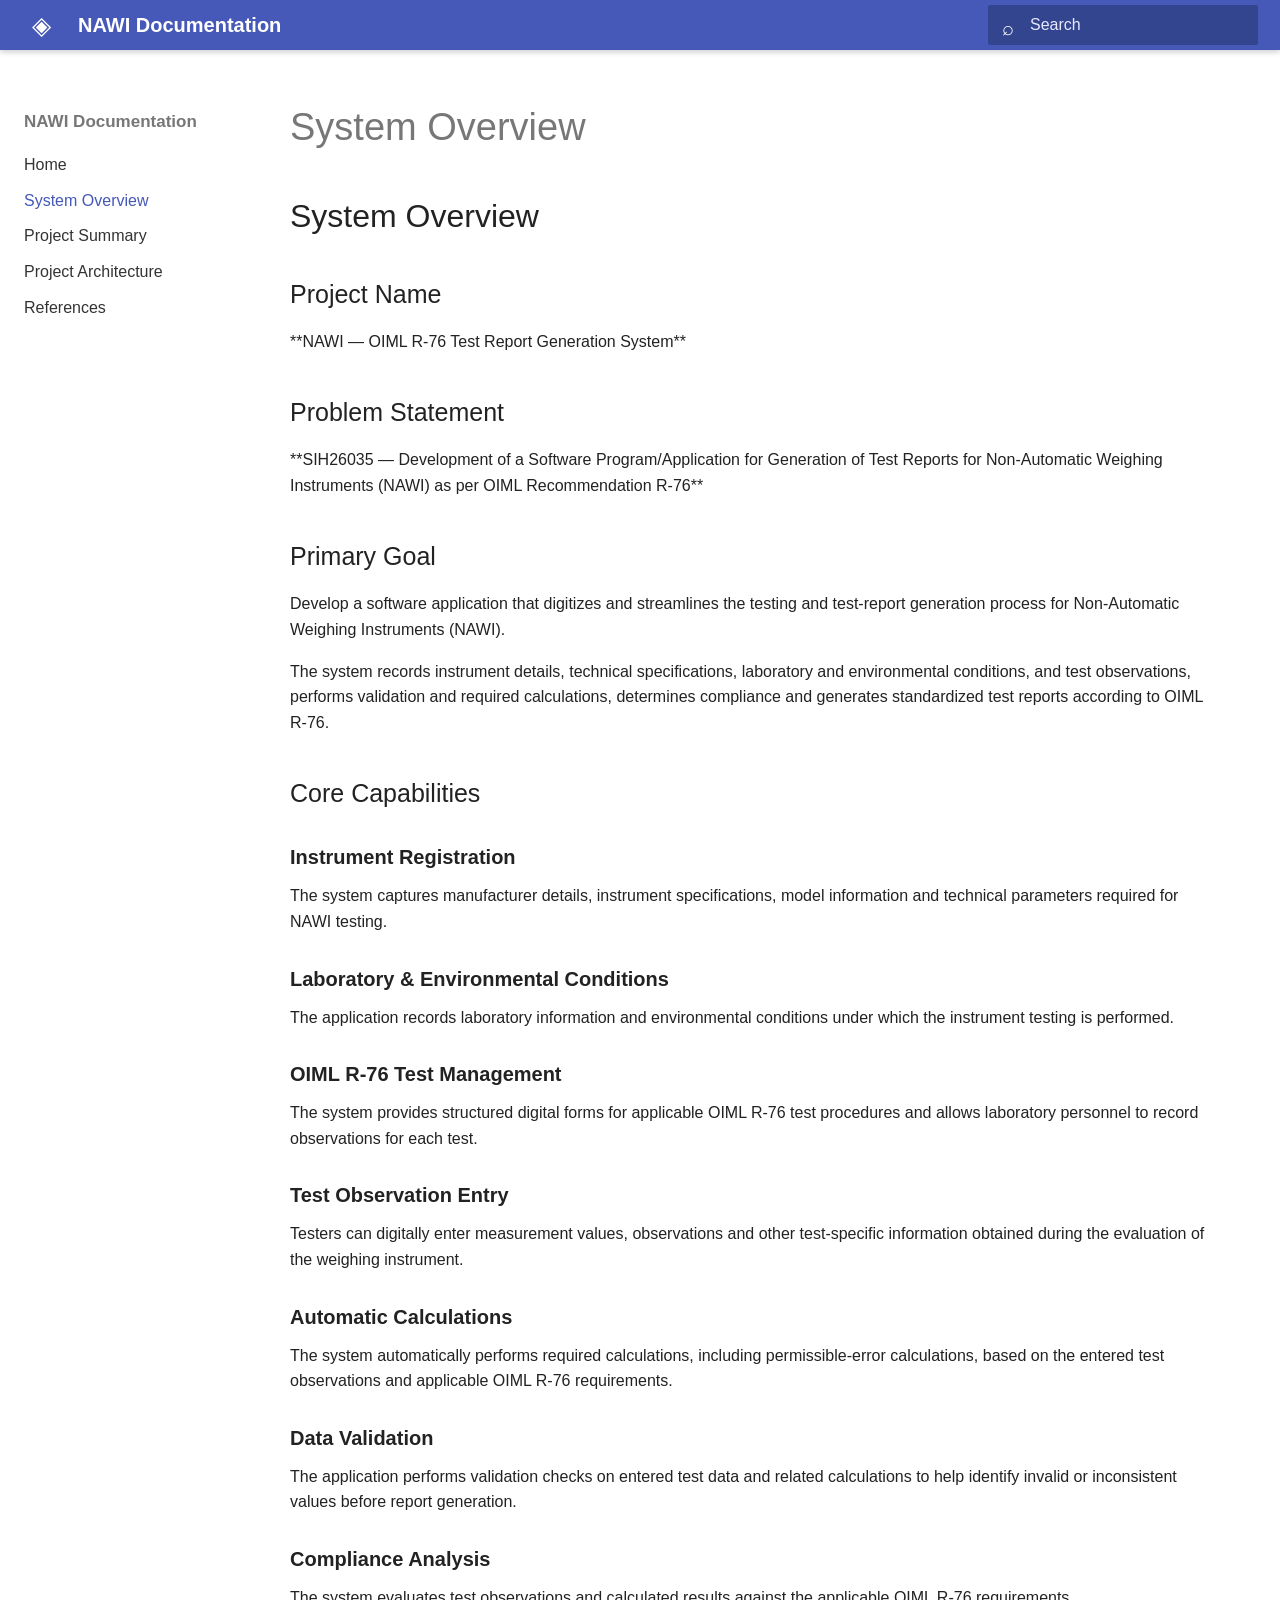
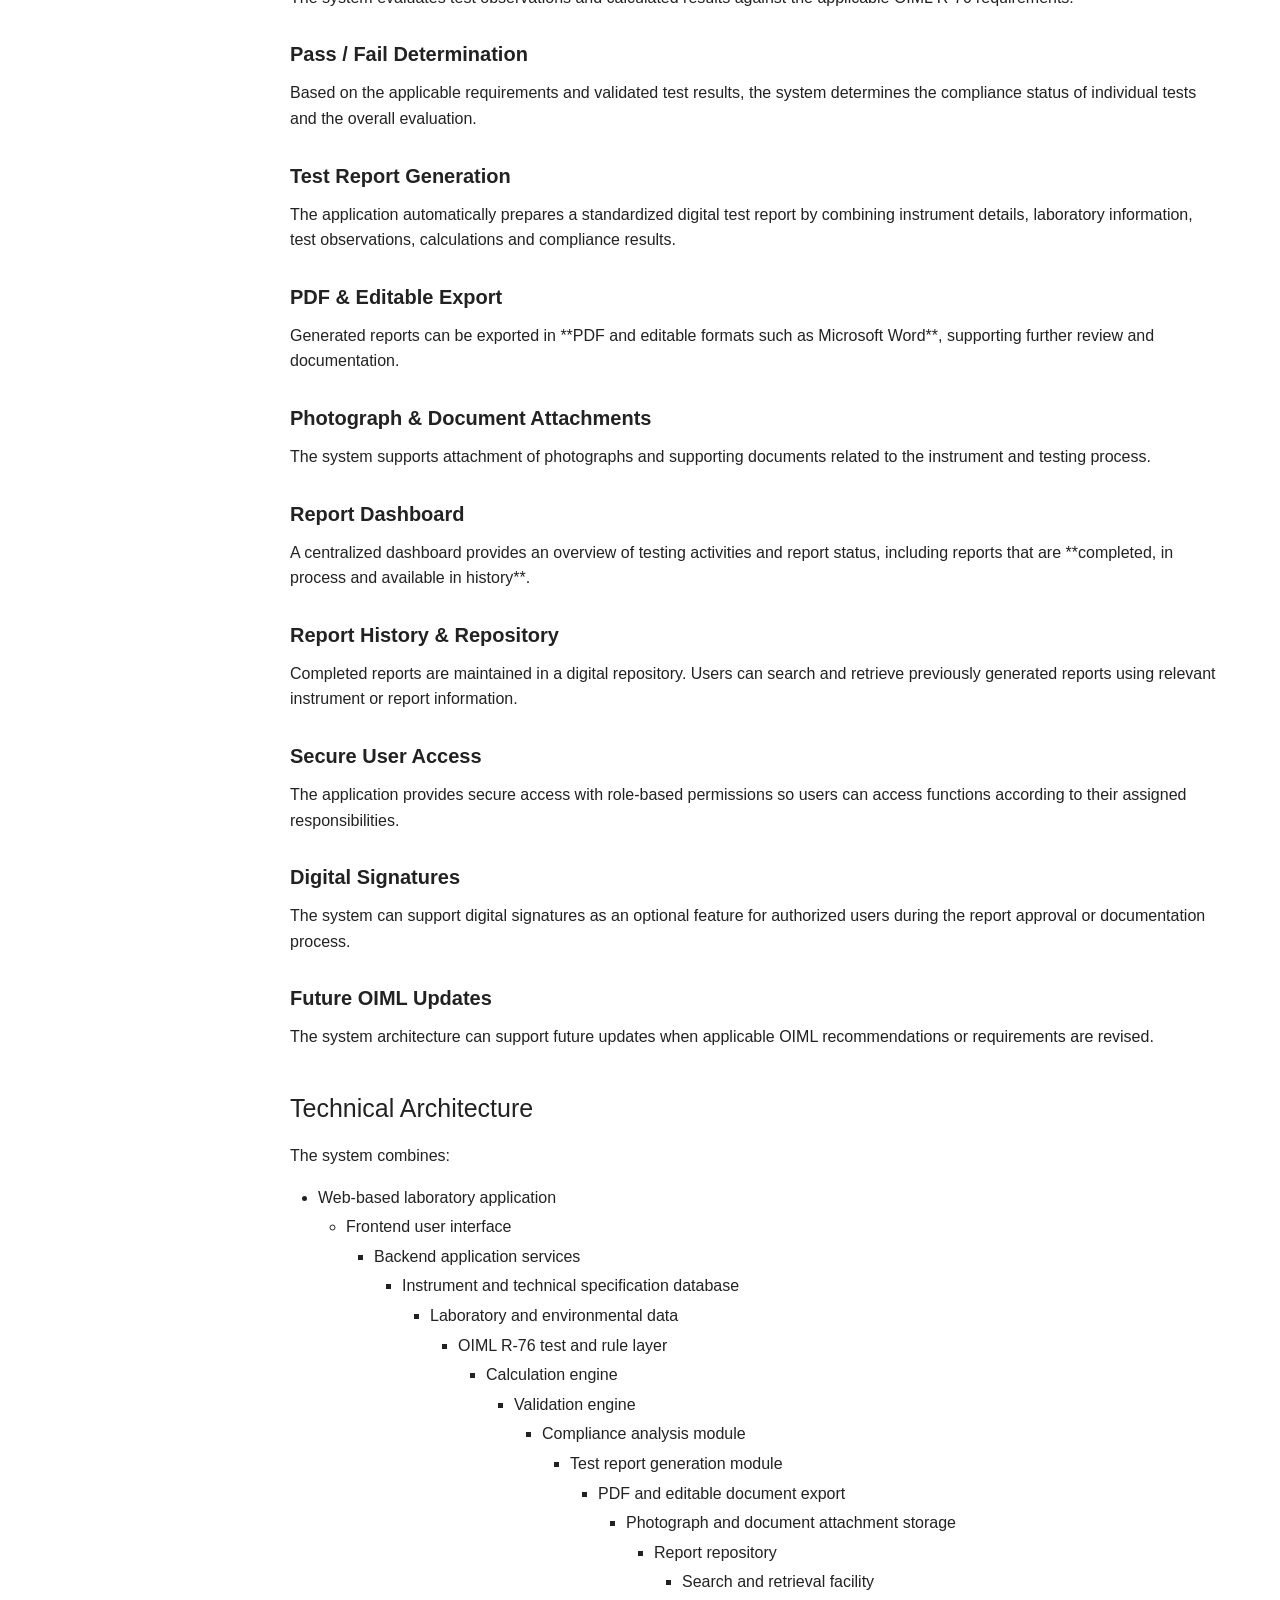
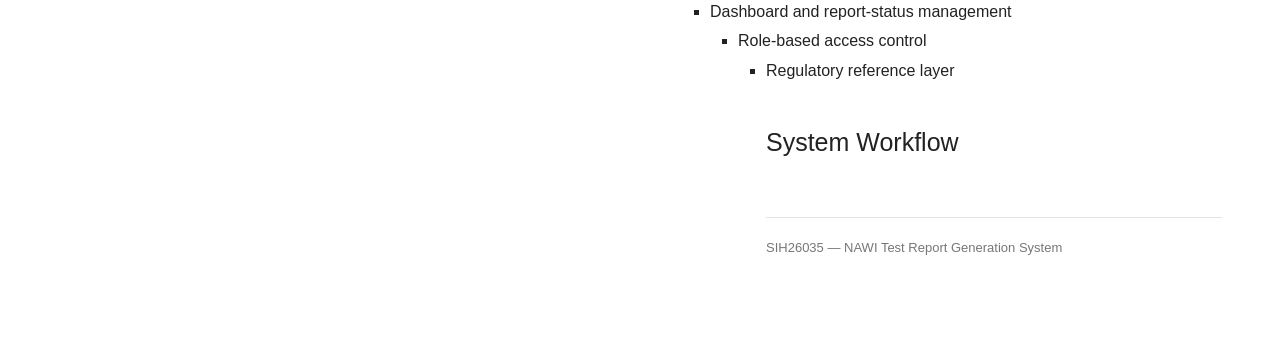
<file: system-overview.html>
<!doctype html>
<html lang="en">
<head>
<meta charset="utf-8">
<meta name="viewport" content="width=device-width, initial-scale=1">
<title>System Overview — NAWI Documentation</title>
<link rel="stylesheet" href="styles.css">
</head>
<body>
<header class="topbar">
  <div class="topbar-inner">
    <div class="logo" aria-hidden="true">◈</div>
    <div class="brand">NAWI Documentation</div>
    <div class="search-wrap">
      <span class="search-icon">⌕</span>
      <input id="siteSearch" class="search" placeholder="Search" aria-label="Search documentation">
      <div id="searchResults" class="search-results"></div>
    </div>
  </div>
</header>
<div class="layout">
  <aside class="sidebar">
    <div class="sidebar-title">NAWI Documentation</div>
    <nav class="nav">
      <a class="" href="index.html">Home</a><a class="active" href="system-overview.html">System Overview</a><a class="" href="project-summary.html">Project Summary</a><a class="" href="project-architecture.html">Project Architecture</a><a class="" href="references.html">References</a>
    </nav>
  </aside>
  <main class="content">
    <div class="page-title">System Overview</div>
    <h1>System Overview</h1>
<h2>Project Name</h2>
<p>**NAWI — OIML R-76 Test Report Generation System**</p>
<h2>Problem Statement</h2>
<p>**SIH26035 — Development of a Software Program/Application for Generation of Test Reports for Non-Automatic Weighing Instruments (NAWI) as per OIML Recommendation R-76**</p>
<h2>Primary Goal</h2>
<p>Develop a software application that digitizes and streamlines the testing and test-report generation process for Non-Automatic Weighing Instruments (NAWI).</p>
<p>The system records instrument details, technical specifications, laboratory and environmental conditions, and test observations, performs validation and required calculations, determines compliance and generates standardized test reports according to OIML R-76.</p>
<h2>Core Capabilities</h2>
<h3>Instrument Registration</h3>
<p>The system captures manufacturer details, instrument specifications, model information and technical parameters required for NAWI testing.</p>
<h3>Laboratory & Environmental Conditions</h3>
<p>The application records laboratory information and environmental conditions under which the instrument testing is performed.</p>
<h3>OIML R-76 Test Management</h3>
<p>The system provides structured digital forms for applicable OIML R-76 test procedures and allows laboratory personnel to record observations for each test.</p>
<h3>Test Observation Entry</h3>
<p>Testers can digitally enter measurement values, observations and other test-specific information obtained during the evaluation of the weighing instrument.</p>
<h3>Automatic Calculations</h3>
<p>The system automatically performs required calculations, including permissible-error calculations, based on the entered test observations and applicable OIML R-76 requirements.</p>
<h3>Data Validation</h3>
<p>The application performs validation checks on entered test data and related calculations to help identify invalid or inconsistent values before report generation.</p>
<h3>Compliance Analysis</h3>
<p>The system evaluates test observations and calculated results against the applicable OIML R-76 requirements.</p>
<h3>Pass / Fail Determination</h3>
<p>Based on the applicable requirements and validated test results, the system determines the compliance status of individual tests and the overall evaluation.</p>
<h3>Test Report Generation</h3>
<p>The application automatically prepares a standardized digital test report by combining instrument details, laboratory information, test observations, calculations and compliance results.</p>
<h3>PDF & Editable Export</h3>
<p>Generated reports can be exported in **PDF and editable formats such as Microsoft Word**, supporting further review and documentation.</p>
<h3>Photograph & Document Attachments</h3>
<p>The system supports attachment of photographs and supporting documents related to the instrument and testing process.</p>
<h3>Report Dashboard</h3>
<p>A centralized dashboard provides an overview of testing activities and report status, including reports that are **completed, in process and available in history**.</p>
<h3>Report History & Repository</h3>
<p>Completed reports are maintained in a digital repository. Users can search and retrieve previously generated reports using relevant instrument or report information.</p>
<h3>Secure User Access</h3>
<p>The application provides secure access with role-based permissions so users can access functions according to their assigned responsibilities.</p>
<h3>Digital Signatures</h3>
<p>The system can support digital signatures as an optional feature for authorized users during the report approval or documentation process.</p>
<h3>Future OIML Updates</h3>
<p>The system architecture can support future updates when applicable OIML recommendations or requirements are revised.</p>
<h2>Technical Architecture</h2>
<p>The system combines:</p>
<ul>
<li>Web-based laboratory application</li>
<ul>
<li>Frontend user interface</li>
<ul>
<li>Backend application services</li>
<ul>
<li>Instrument and technical specification database</li>
<ul>
<li>Laboratory and environmental data</li>
<ul>
<li>OIML R-76 test and rule layer</li>
<ul>
<li>Calculation engine</li>
<ul>
<li>Validation engine</li>
<ul>
<li>Compliance analysis module</li>
<ul>
<li>Test report generation module</li>
<ul>
<li>PDF and editable document export</li>
<ul>
<li>Photograph and document attachment storage</li>
<ul>
<li>Report repository</li>
<ul>
<li>Search and retrieval facility</li>
<ul>
<li>Dashboard and report-status management</li>
<ul>
<li>Role-based access control</li>
<ul>
<li>Regulatory reference layer</li>
<h2>System Workflow</h2>
    <div class="footer">SIH26035 — NAWI Test Report Generation System</div>
  </main>
</div>
<script src="script.js"></script>
</body>
</html>
</file>
<file: styles.css>
:root{
  --primary:#4658b8;
  --primary-dark:#33458f;
  --text:#222;
  --muted:#777;
  --border:#e4e4e4;
  --sidebar:#fff;
  --page:#fff;
  --code:#f6f7fb;
}
*{box-sizing:border-box}
html{scroll-behavior:smooth}
body{
  margin:0;
  font-family:Arial,Helvetica,sans-serif;
  color:var(--text);
  background:var(--page);
  line-height:1.6;
}
.topbar{
  position:sticky;
  top:0;
  z-index:20;
  height:50px;
  background:var(--primary);
  color:#fff;
  display:flex;
  align-items:center;
  box-shadow:0 2px 6px rgba(0,0,0,.2);
}
.topbar-inner{
  width:min(1370px,100%);
  margin:auto;
  padding:0 22px;
  display:flex;
  align-items:center;
  gap:18px;
}
.logo{
  width:38px;height:38px;
  display:flex;align-items:center;justify-content:center;
  font-size:25px;
}
.brand{font-size:20px;font-weight:700;flex:1}
.search{
  width:270px;
  height:40px;
  border:0;
  outline:0;
  border-radius:2px;
  background:var(--primary-dark);
  color:#fff;
  padding:0 14px 0 42px;
  font-size:16px;
}
.search::placeholder{color:#e7e9ff}
.search-wrap{position:relative}
.search-icon{
  position:absolute;left:14px;top:7px;
  font-size:20px;color:#fff;pointer-events:none
}
.layout{
  width:min(1370px,100%);
  margin:0 auto;
  display:grid;
  grid-template-columns:245px minmax(0,1fr);
  min-height:calc(100vh - 50px);
}
.sidebar{
  padding:58px 12px 40px 24px;
  position:sticky;
  top:50px;
  height:calc(100vh - 50px);
  overflow:auto;
}
.sidebar-title{
  font-size:17px;
  font-weight:700;
  color:#777;
  margin-bottom:12px;
}
.nav a{
  display:block;
  text-decoration:none;
  color:#333;
  padding:5px 0;
  font-size:16px;
}
.nav a:hover,.nav a.active{color:var(--primary)}
.content{
  padding:55px 58px 80px 45px;
  max-width:1040px;
}
.page-title{
  color:#777;
  font-size:38px;
  font-weight:400;
  margin:0 0 42px;
  line-height:1.2;
}
.content h1{font-size:32px;font-weight:400;margin:45px 0 22px;line-height:1.25}
.content h2{font-size:25px;font-weight:400;margin:38px 0 15px}
.content h3{font-size:20px;margin:28px 0 10px}
.content p{margin:0 0 16px}
.content ul,.content ol{padding-left:28px}
.content li{margin:4px 0}
.content a{color:#4055c3}
.content hr{border:0;border-top:1px solid var(--border);margin:42px 0}
.content blockquote{
  margin:20px 0;
  padding:12px 18px;
  border-left:4px solid #b8bfdc;
  background:#f7f8fc;
}
pre{
  overflow:auto;
  background:var(--code);
  border:1px solid #e6e7ee;
  padding:16px;
  border-radius:4px;
  line-height:1.45;
}
code{font-family:Consolas,Monaco,monospace}
table{width:100%;border-collapse:collapse;margin:20px 0}
th,td{border:1px solid #ddd;padding:9px 11px;text-align:left;vertical-align:top}
th{background:#f5f6fa}
.search-results{
  position:absolute;top:45px;right:0;width:360px;
  background:#fff;color:#222;border:1px solid #ddd;
  box-shadow:0 5px 18px rgba(0,0,0,.18);
  display:none;max-height:420px;overflow:auto;
}
.search-results a{display:block;padding:10px 13px;text-decoration:none;color:#333;border-bottom:1px solid #eee}
.search-results a:hover{background:#f5f6fb}
.footer{
  margin-top:55px;padding-top:20px;border-top:1px solid var(--border);
  color:#777;font-size:13px
}
@media(max-width:900px){
  .layout{grid-template-columns:1fr}
  .sidebar{position:static;height:auto;padding:18px 22px;border-bottom:1px solid var(--border)}
  .nav{display:flex;flex-wrap:wrap;gap:10px 18px}
  .nav a{padding:0}
  .content{padding:35px 24px 60px}
  .page-title{font-size:32px}
}
@media(max-width:600px){
  .brand{font-size:16px}
  .search{width:150px}
  .topbar-inner{padding:0 10px}
}
</file>
